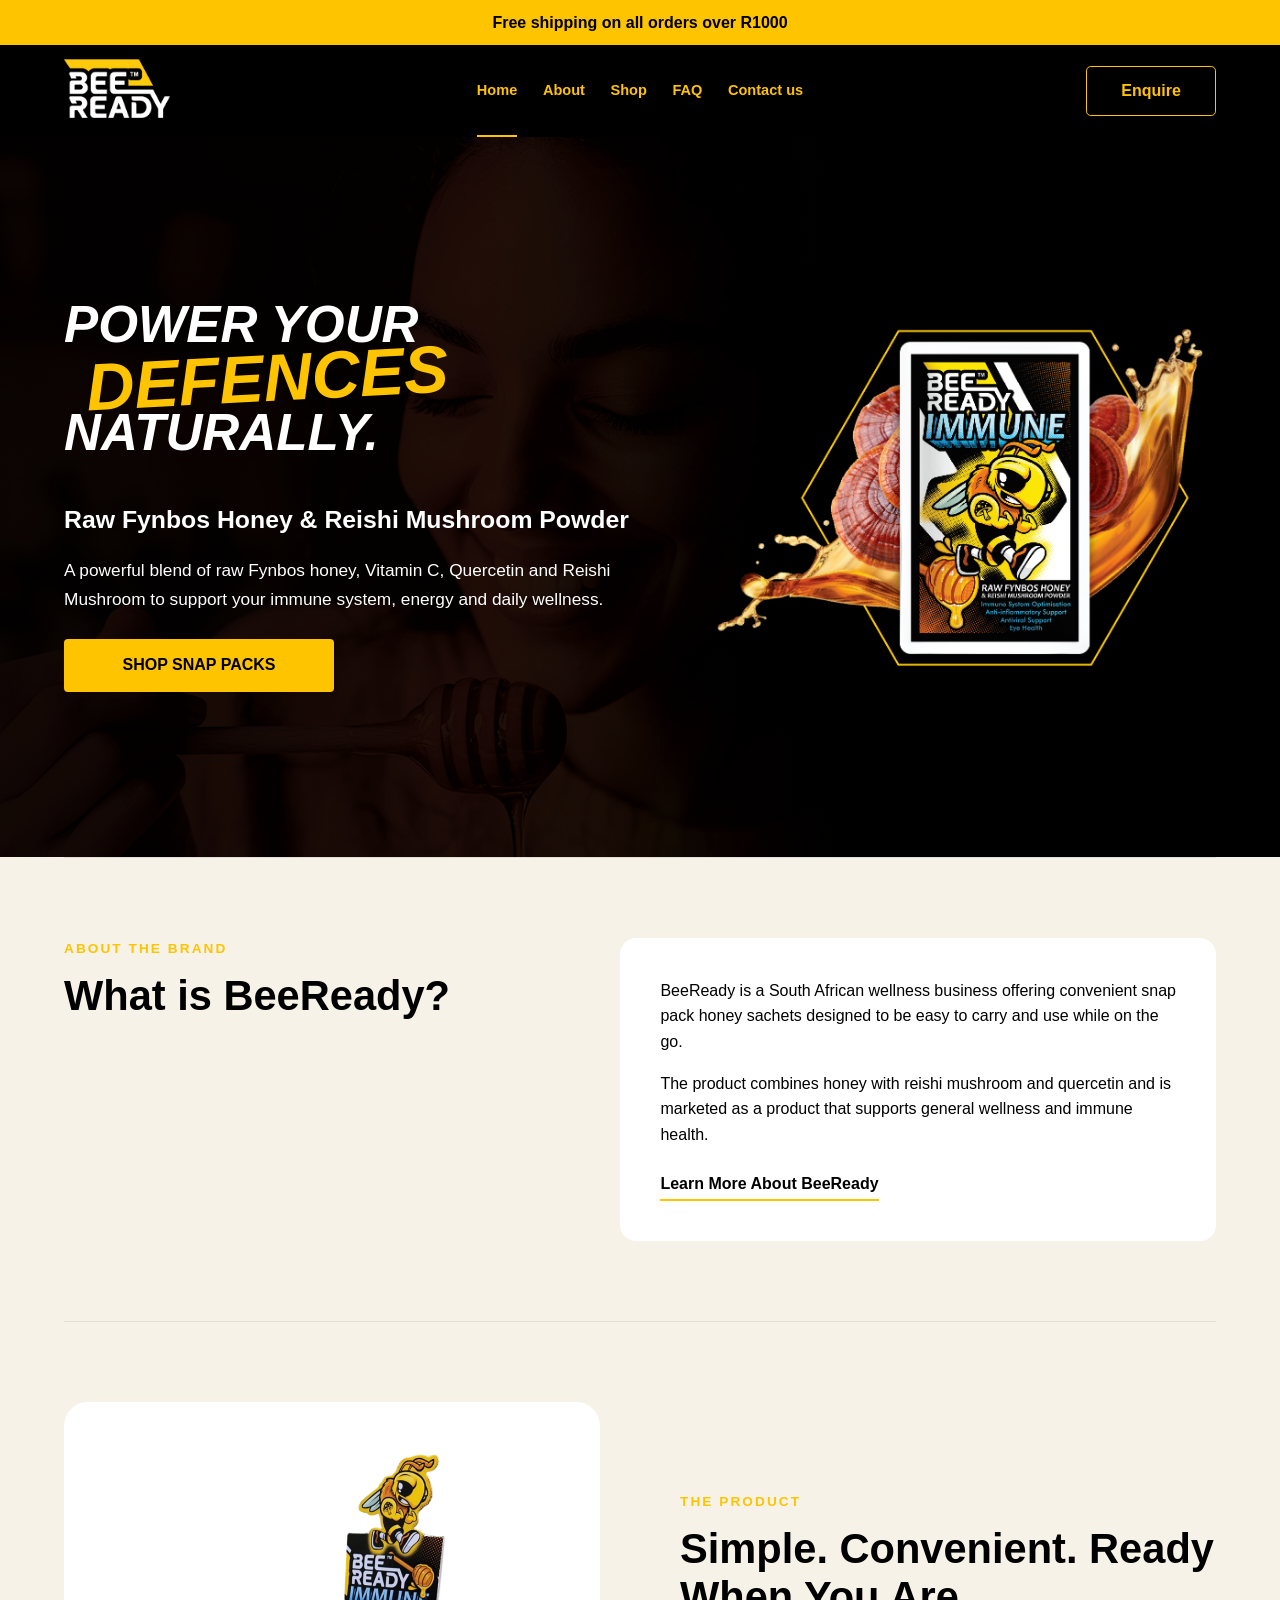
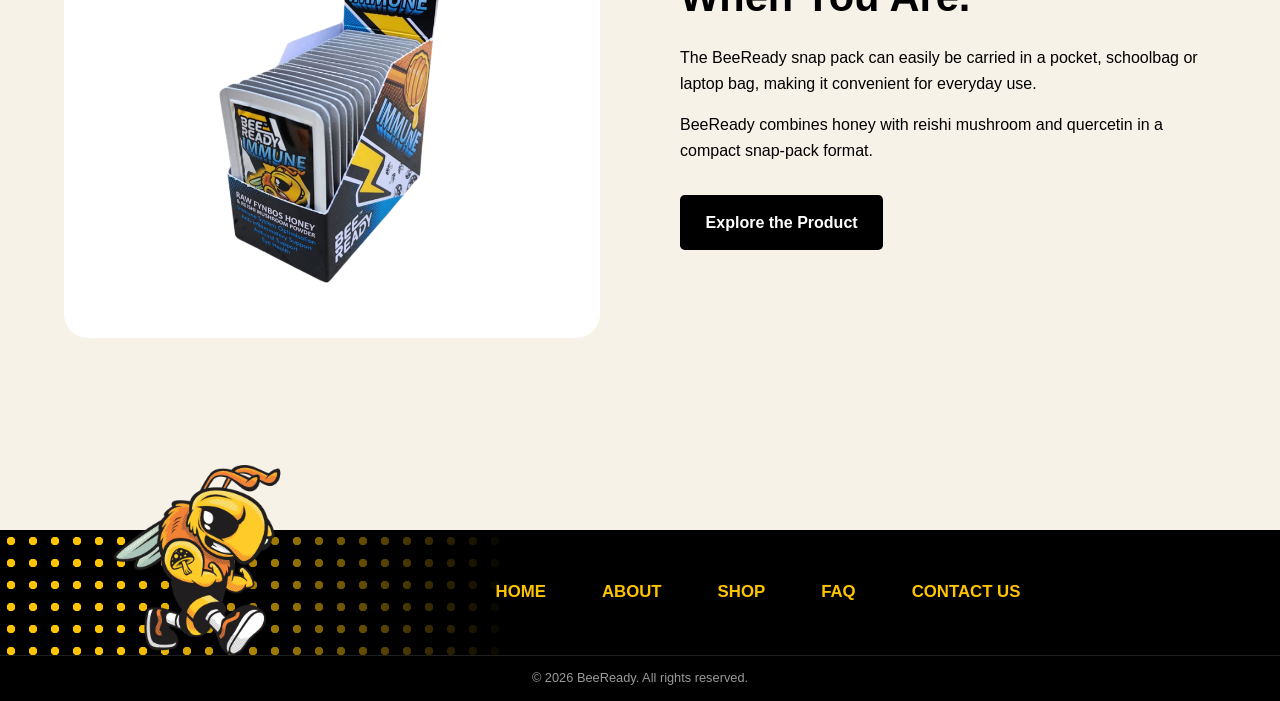
<file: index.html>
<!DOCTYPE html>
<html lang="en">

<head>
    <meta charset="UTF-8">
    <meta
        name="viewport"
        content="width=device-width, initial-scale=1.0">

    <title>BeeReady | Honey Snap Packs &amp; Everyday Wellness</title>

    <!-- Part 3: SEO -->
    <meta
        name="description"
        content="Discover BeeReady South African honey snap packs with reishi mushroom, vitamin C and quercetin. Explore ingredients and enquire about our products.">

    <meta
        name="keywords"
        content="BeeReady honey snap packs, raw fynbos honey, South African wellness">

    <meta
        name="robots"
        content="index, follow, max-image-preview:large">

    <!-- Update the website URL after deployment -->
    <link
        rel="canonical"
        href="https://YOUR-SITE.netlify.app/">

    <!-- Social Media SEO -->
    <meta property="og:type" content="website">
    <meta property="og:site_name" content="BeeReady">

    <meta
        property="og:title"
        content="BeeReady | Honey Snap Packs &amp; Everyday Wellness">

    <meta
        property="og:description"
        content="Discover BeeReady honey snap packs and explore our ingredients, product information and convenient everyday wellness options.">

    <meta
        property="og:url"
        content="https://YOUR-SITE.netlify.app/">

    <meta
        property="og:image"
        content="https://YOUR-SITE.netlify.app/images/products/beeready-product-feature.png">

    <meta
        name="twitter:card"
        content="summary_large_image">

    <!-- Favicon -->
    <link
        rel="icon"
        href="images/logo/beeready-logo.png"
        type="image/png">

    <!-- Stylesheet -->
    <link
        rel="stylesheet"
        href="css/style.css">
</head>

<body>

    <a class="skip-link" href="#main-content">
        Skip to main content
    </a>

    <!-- Announcement Bar -->
    <div class="announcement-bar">
        <p>Free shipping on all orders over R1000</p>
    </div>

    <!-- Header -->
    <header class="site-header">

        <div class="header-container">

            <a
                href="index.html"
                class="header-logo"
                aria-label="BeeReady homepage">

                <img
                    src="images/logo/beeready-logo.png"
                    alt="BeeReady logo">
            </a>

            <!-- Part 3: Interactive Mobile Menu -->
            <button
                class="menu-toggle"
                type="button"
                aria-controls="primary-navigation"
                aria-expanded="false"
                aria-label="Open navigation menu">

                <span
                    class="menu-toggle-lines"
                    aria-hidden="true">
                </span>

                <span class="menu-toggle-label">
                    Menu
                </span>

            </button>

            <nav
                class="main-nav"
                id="primary-navigation"
                aria-label="Main navigation">

                <a href="index.html" class="active">
                    Home
                </a>

                <a href="about.html">
                    About
                </a>

                <a href="products.html">
                    Shop
                </a>

                <a href="faq.html">
                    FAQ
                </a>

                <a href="contact.html">
                    Contact us
                </a>

            </nav>

            <a
                href="enquiry.html"
                class="header-button">
                Enquire
            </a>

        </div>

    </header>

    <!-- Main Content -->
    <main id="main-content" class="home-main">

        <!-- Hero Section -->
        <section class="home-hero">

            <div class="home-hero-overlay"></div>

            <div class="home-hero-container">

                <!-- Hero Text -->
                <div class="home-hero-left">

                    <div class="home-hero-heading">

                        <span>
                            POWER YOUR
                        </span>

                        <strong>
                            DEFENCES
                        </strong>

                        <span>
                            NATURALLY.
                        </span>

                    </div>

                    <div class="home-hero-copy">

                        <h1>
                            Raw Fynbos Honey &amp;
                            Reishi Mushroom Powder
                        </h1>

                        <p>
                            A powerful blend of raw Fynbos honey,
                            Vitamin C, Quercetin and Reishi Mushroom
                            to support your immune system, energy
                            and daily wellness.
                        </p>

                        <a
                            href="products.html"
                            class="home-hero-button">
                            SHOP SNAP PACKS
                        </a>

                    </div>

                </div>

                <!-- Hero Product Image -->
                <div class="home-hero-right">

                    <img
                        src="images/products/beeready-product-feature.png"
                        alt="BeeReady honey snap pack with reishi mushroom and quercetin"
                        fetchpriority="high">

                </div>

            </div>

        </section>

        <!-- About Section -->
        <section class="home-about">

            <div class="home-about-heading">

                <p class="section-label">
                    ABOUT THE BRAND
                </p>

                <h2>
                    What is BeeReady?
                </h2>

            </div>

            <div class="home-about-card">

                <p>
                    BeeReady is a South African wellness business
                    offering convenient snap pack honey sachets
                    designed to be easy to carry and use while
                    on the go.
                </p>

                <p>
                    The product combines honey with reishi mushroom
                    and quercetin and is marketed as a product that
                    supports general wellness and immune health.
                </p>

                <a
                    href="about.html"
                    class="text-link">
                    Learn More About BeeReady
                </a>

            </div>

        </section>

        <!-- Product Section -->
        <section class="home-product">

            <div class="home-product-image">

                <img
                    src="images/products/beeready-product.png"

                    srcset="
                        images/products/beeready-product-small.png 400w,
                        images/products/beeready-product-medium.png 800w,
                        images/products/beeready-product.png 1000w
                    "

                    sizes="
                        (max-width: 480px) 92vw,
                        (max-width: 768px) 90vw,
                        45vw
                    "

                    alt="BeeReady honey snap pack product"
                    loading="lazy"
                    decoding="async">

            </div>

            <div class="home-product-content">

                <p class="section-label">
                    THE PRODUCT
                </p>

                <h2>
                    Simple. Convenient.
                    Ready When You Are.
                </h2>

                <p>
                    The BeeReady snap pack can easily be carried
                    in a pocket, schoolbag or laptop bag, making
                    it convenient for everyday use.
                </p>

                <p>
                    BeeReady combines honey with reishi mushroom
                    and quercetin in a compact snap-pack format.
                </p>

                <a
                    href="products.html"
                    class="dark-button">
                    Explore the Product
                </a>

            </div>

        </section>

    </main>

    <!-- Footer -->
    <footer class="site-footer">

        <div class="footer-main">

            <div class="footer-dots"></div>

            <img
                src="images/general/beeready-mascot.png"
                alt="BeeReady bee mascot"
                class="footer-mascot"
                loading="lazy"
                decoding="async">

            <nav
                class="footer-nav"
                aria-label="Footer navigation">

                <a href="index.html">
                    Home
                </a>

                <a href="about.html">
                    About
                </a>

                <a href="products.html">
                    Shop
                </a>

                <a href="faq.html">
                    FAQ
                </a>

                <a href="contact.html">
                    Contact Us
                </a>

            </nav>

        </div>

        <div class="footer-bottom">

            <p>
                &copy; 2026 BeeReady.
                All rights reserved.
            </p>

        </div>

    </footer>

    <!-- Part 3: JavaScript -->
    <script src="js/script.js" defer></script>

</body>
</html>
</file>
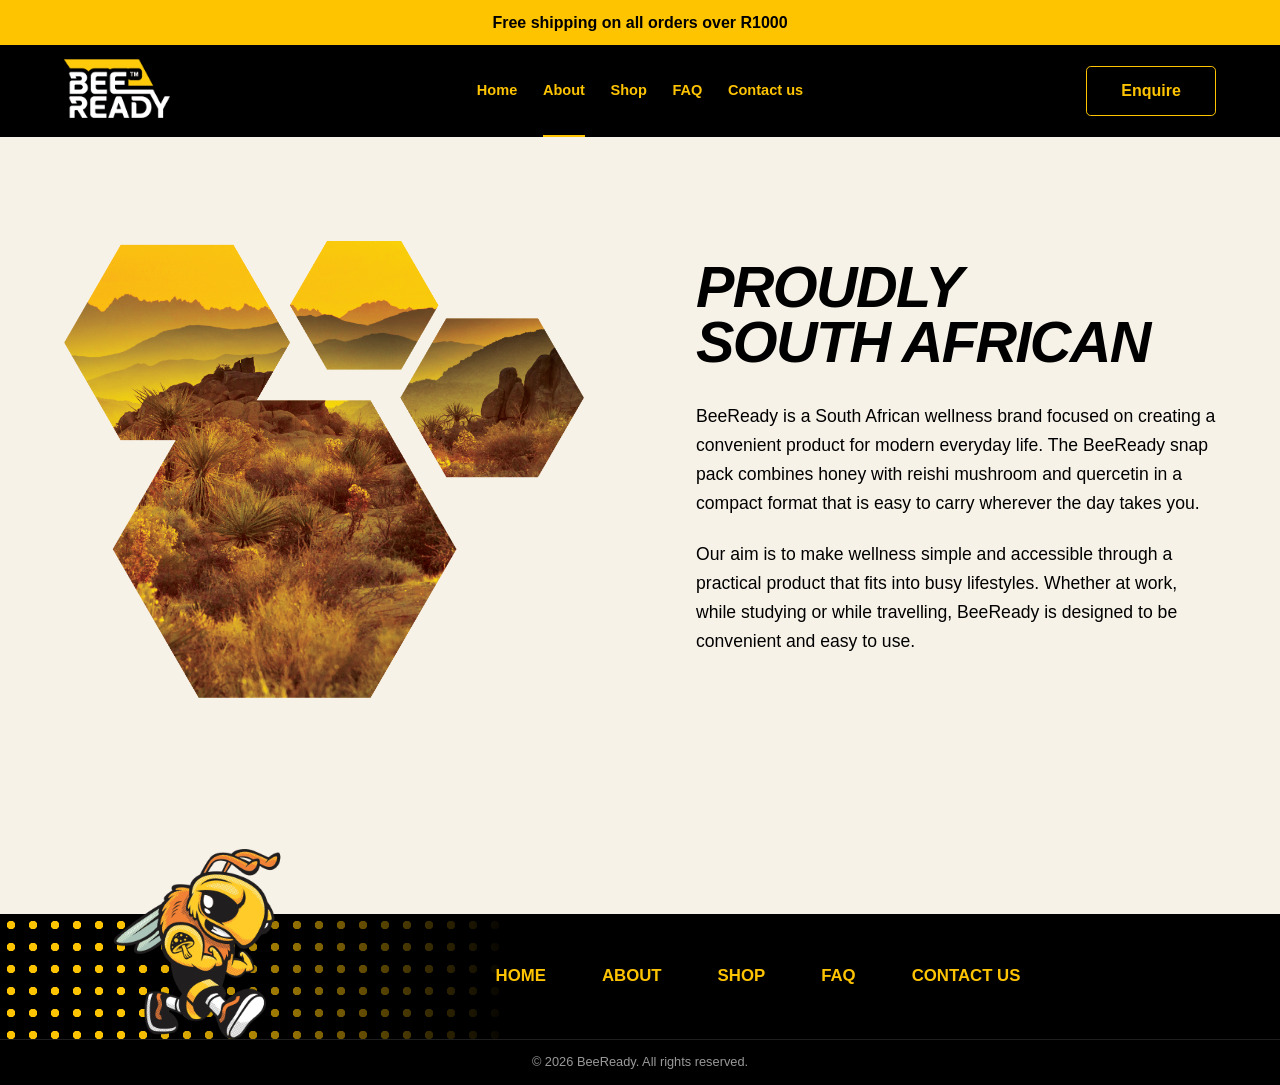
<file: about.html>
<!DOCTYPE html>
<html lang="en">

<head>
    <meta charset="UTF-8">

    <meta
        name="viewport"
        content="width=device-width, initial-scale=1.0">

    <!-- Part 3: Search Engine Optimisation -->

    <title>About BeeReady | South African Honey Wellness Brand</title>

    <meta
        name="description"
        content="Learn about BeeReady, a South African wellness brand offering convenient honey snap packs with reishi mushroom and quercetin for busy lifestyles.">

    <meta
        name="keywords"
        content="BeeReady South Africa, honey snap packs, South African wellness brand, BeeReady about">

    <meta
        name="robots"
        content="index, follow, max-image-preview:large">

    <!-- Replace URL when deployed -->

    <link
        rel="canonical"
        href="https://YOUR-SITE.netlify.app/about.html">

    <!-- Social Media SEO -->

    <meta property="og:type" content="website">

    <meta property="og:site_name" content="BeeReady">

    <meta
        property="og:title"
        content="About BeeReady | South African Wellness Brand">

    <meta
        property="og:description"
        content="Discover the South African brand behind BeeReady honey snap packs and our focus on convenient everyday wellness.">

    <meta
        property="og:url"
        content="https://YOUR-SITE.netlify.app/about.html">

    <meta
        property="og:image"
        content="https://YOUR-SITE.netlify.app/images/products/beeready-product-feature.png">

    <meta
        name="twitter:card"
        content="summary_large_image">

    <!-- Favicon -->

    <link
        rel="icon"
        href="images/logo/beeready-logo.png"
        type="image/png">

    <!-- Main Stylesheet -->

    <link
        rel="stylesheet"
        href="css/style.css">

</head>

<body>

    <!-- Accessibility: Skip Navigation -->

    <a class="skip-link" href="#main-content">
        Skip to main content
    </a>


    <!-- ========================================
         Announcement Bar
    ========================================= -->

    <div class="announcement-bar">

        <p>
            Free shipping on all orders over R1000
        </p>

    </div>


    <!-- ========================================
         Header
    ========================================= -->

    <header class="site-header">

        <div class="header-container">


            <!-- Logo -->

            <a
                href="index.html"
                class="header-logo"
                aria-label="BeeReady homepage">

                <img
                    src="images/logo/beeready-logo.png"
                    alt="BeeReady logo">

            </a>


            <!-- Part 3: Mobile Navigation Toggle -->

            <button
                class="menu-toggle"
                type="button"
                aria-controls="primary-navigation"
                aria-expanded="false"
                aria-label="Open navigation menu">

                <span
                    class="menu-toggle-lines"
                    aria-hidden="true">
                </span>

                <span class="menu-toggle-label">
                    Menu
                </span>

            </button>


            <!-- Main Navigation -->

            <nav
                class="main-nav"
                id="primary-navigation"
                aria-label="Main navigation">

                <a href="index.html">
                    Home
                </a>

                <a
                    href="about.html"
                    class="active"
                    aria-current="page">
                    About
                </a>

                <a href="products.html">
                    Shop
                </a>

                <a href="faq.html">
                    FAQ
                </a>

                <a href="contact.html">
                    Contact us
                </a>

            </nav>


            <!-- Enquiry Button -->

            <a
                href="enquiry.html"
                class="header-button">
                Enquire
            </a>


        </div>

    </header>


    <!-- ========================================
         Main Content
    ========================================= -->

    <main id="main-content" class="about-main">


        <!-- ========================================
             Proudly South African Section
        ========================================= -->

        <section class="about-feature">


            <!-- Left Image -->

            <div class="about-feature-image">

                <img
                    src="images/general/about-south-africa.png"
                    alt="South African landscape displayed within a honeycomb design, representing BeeReady's South African identity"
                    width="1000"
                    height="1000"
                    decoding="async">

            </div>


            <!-- Right Content -->

            <div class="about-feature-content">

                <h1>
                    PROUDLY<br>
                    SOUTH AFRICAN
                </h1>

                <p>
                    BeeReady is a South African wellness brand focused on
                    creating a convenient product for modern everyday life.
                    The BeeReady snap pack combines honey with reishi
                    mushroom and quercetin in a compact format that is easy
                    to carry wherever the day takes you.
                </p>

                <p>
                    Our aim is to make wellness simple and accessible through
                    a practical product that fits into busy lifestyles.
                    Whether at work, while studying or while travelling,
                    BeeReady is designed to be convenient and easy to use.
                </p>

            </div>


        </section>


    </main>


    <!-- ========================================
         Footer
    ========================================= -->

    <footer class="site-footer">

        <div class="footer-main">


            <!-- Decorative Dots -->

            <div class="footer-dots"></div>


            <!-- Bee Mascot -->

            <img
                src="images/general/beeready-mascot.png"
                alt="BeeReady bee mascot"
                class="footer-mascot"
                loading="lazy"
                decoding="async">


            <!-- Footer Navigation -->

            <nav
                class="footer-nav"
                aria-label="Footer navigation">

                <a href="index.html">
                    Home
                </a>

                <a href="about.html">
                    About
                </a>

                <a href="products.html">
                    Shop
                </a>

                <a href="faq.html">
                    FAQ
                </a>

                <a href="contact.html">
                    Contact Us
                </a>

            </nav>


        </div>


        <div class="footer-bottom">

            <p>
                &copy; 2026 BeeReady. All rights reserved.
            </p>

        </div>

    </footer>


    <!-- ========================================
         Part 3: JavaScript
    ========================================= -->

    <script
        src="js/script.js"
        defer>
    </script>

</body>

</html>
</file>
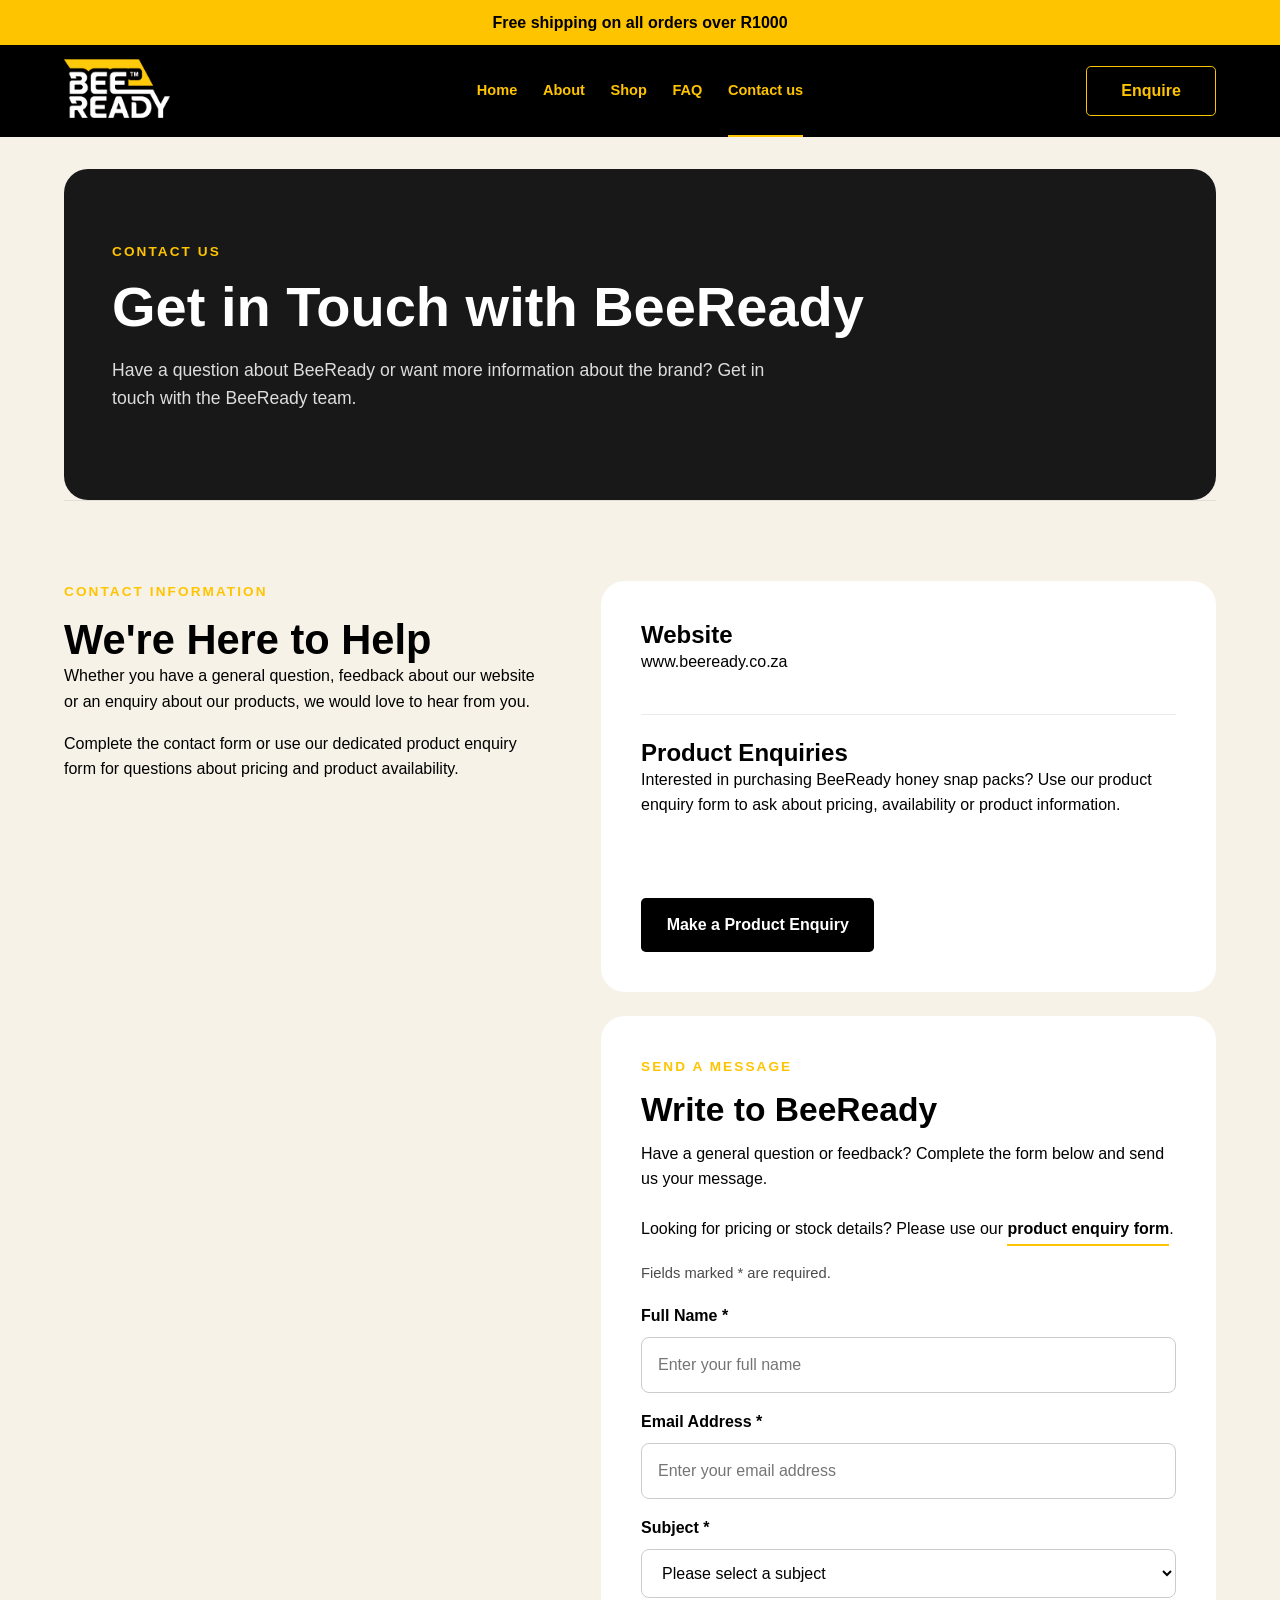
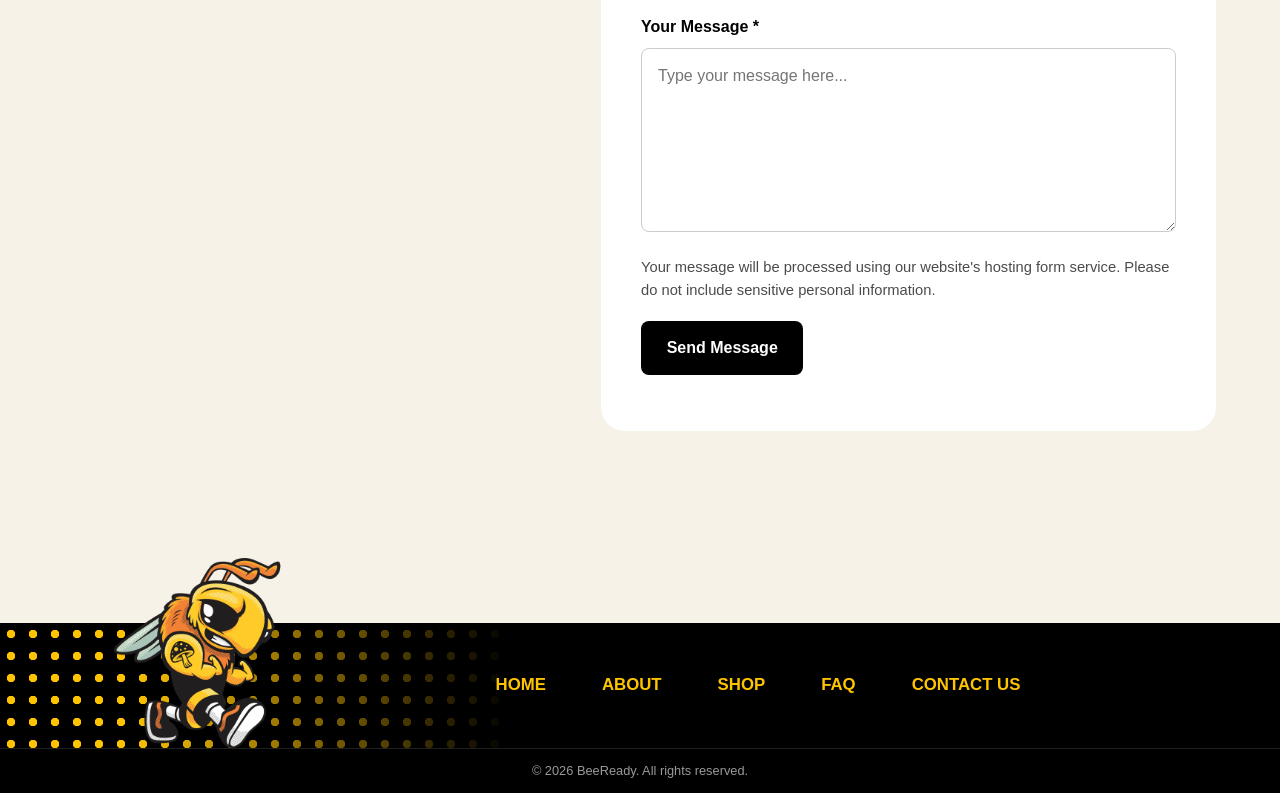
<file: contact.html>
<!DOCTYPE html>
<html lang="en">

<head>
    <meta charset="UTF-8">

    <meta
        name="viewport"
        content="width=device-width, initial-scale=1.0">

    <!-- ========================================
         PART 3: SEARCH ENGINE OPTIMISATION
    ========================================= -->

    <title>
        Contact BeeReady | General Questions &amp; Feedback
    </title>

    <meta
        name="description"
        content="Get in touch with BeeReady South Africa. Send general questions, website feedback or messages using our contact form, or enquire about our honey snap packs.">

    <meta
        name="keywords"
        content="contact BeeReady, BeeReady South Africa, BeeReady contact form, BeeReady customer enquiries">

    <meta
        name="robots"
        content="index, follow, max-image-preview:large">

    <!-- Replace URL after deployment -->

    <link
        rel="canonical"
        href="https://YOUR-SITE.netlify.app/contact.html">

    <!-- Social Media SEO -->

    <meta
        property="og:type"
        content="website">

    <meta
        property="og:site_name"
        content="BeeReady">

    <meta
        property="og:title"
        content="Contact BeeReady | Send Us a Message">

    <meta
        property="og:description"
        content="Have a question about BeeReady? Contact our team using the general contact form or make a product enquiry.">

    <meta
        property="og:url"
        content="https://YOUR-SITE.netlify.app/contact.html">

    <meta
        property="og:image"
        content="https://YOUR-SITE.netlify.app/images/products/beeready-product-feature.png">

    <meta
        name="twitter:card"
        content="summary_large_image">

    <!-- Favicon -->

    <link
        rel="icon"
        href="images/logo/beeready-logo.png"
        type="image/png">

    <!-- Main CSS -->

    <link
        rel="stylesheet"
        href="css/style.css">

</head>

<body>

    <!-- ========================================
         Accessibility: Skip Navigation
    ========================================= -->

    <a
        class="skip-link"
        href="#main-content">

        Skip to main content

    </a>


    <!-- ========================================
         Announcement Bar
    ========================================= -->

    <div class="announcement-bar">

        <p>
            Free shipping on all orders over R1000
        </p>

    </div>


    <!-- ========================================
         Website Header
    ========================================= -->

    <header class="site-header">

        <div class="header-container">


            <!-- BeeReady Logo -->

            <a
                href="index.html"
                class="header-logo"
                aria-label="BeeReady homepage">

                <img
                    src="images/logo/beeready-logo.png"
                    alt="BeeReady logo">

            </a>


            <!-- ========================================
                 PART 3: MOBILE NAVIGATION BUTTON
            ========================================= -->

            <button
                class="menu-toggle"
                type="button"
                aria-controls="primary-navigation"
                aria-expanded="false"
                aria-label="Open navigation menu">

                <span
                    class="menu-toggle-lines"
                    aria-hidden="true">
                </span>

                <span class="menu-toggle-label">
                    Menu
                </span>

            </button>


            <!-- Main Navigation -->

            <nav
                class="main-nav"
                id="primary-navigation"
                aria-label="Main navigation">

                <a href="index.html">
                    Home
                </a>

                <a href="about.html">
                    About
                </a>

                <a href="products.html">
                    Shop
                </a>

                <a href="faq.html">
                    FAQ
                </a>

                <a
                    href="contact.html"
                    class="active"
                    aria-current="page">

                    Contact us

                </a>

            </nav>


            <!-- Enquiry Header Button -->

            <a
                href="enquiry.html"
                class="header-button">

                Enquire

            </a>

        </div>

    </header>


    <!-- ========================================
         MAIN CONTENT
    ========================================= -->

    <main id="main-content">


        <!-- ========================================
             CONTACT HERO SECTION
        ========================================= -->

        <section class="page-hero">

            <p class="section-label">
                CONTACT US
            </p>

            <h1>
                Get in Touch with BeeReady
            </h1>

            <p>
                Have a question about BeeReady or
                want more information about the brand?
                Get in touch with the BeeReady team.
            </p>

        </section>


        <!-- ========================================
             CONTACT LAYOUT
        ========================================= -->

        <section class="contact-layout">


            <!-- LEFT SIDE: CONTACT INTRO -->

            <div class="contact-intro">

                <p class="section-label">
                    CONTACT INFORMATION
                </p>

                <h2>
                    We're Here to Help
                </h2>

                <p>
                    Whether you have a general question,
                    feedback about our website or an
                    enquiry about our products, we
                    would love to hear from you.
                </p>

                <p>
                    Complete the contact form or use
                    our dedicated product enquiry form
                    for questions about pricing and
                    product availability.
                </p>

            </div>


            <!-- ========================================
                 RIGHT SIDE: CONTACT DETAILS AND FORM
            ========================================= -->

            <div class="contact-side">


                <!-- Existing Contact Information -->

                <div class="contact-card">


                    <!-- Website -->

                    <div class="contact-item">

                        <h3>
                            Website
                        </h3>

                        <p>
                            <a
                                href="https://beeready.co.za/"
                                target="_blank"
                                rel="noopener noreferrer">

                                www.beeready.co.za

                            </a>
                        </p>

                    </div>


                    <!-- Product Enquiries -->

                    <div class="contact-item">

                        <h3>
                            Product Enquiries
                        </h3>

                        <p>
                            Interested in purchasing
                            BeeReady honey snap packs?
                            Use our product enquiry form
                            to ask about pricing, availability
                            or product information.
                        </p>

                    </div>


                    <!-- Enquiry Button -->

                    <a
                        href="enquiry.html"
                        class="primary-button">

                        Make a Product Enquiry

                    </a>

                </div>


                <!-- ========================================
                     PART 3: GENERAL CONTACT FORM
                ========================================= -->

                <div class="form-card contact-form-card">


                    <!-- Form Heading -->

                    <p class="section-label">
                        SEND A MESSAGE
                    </p>

                    <h2>
                        Write to BeeReady
                    </h2>

                    <p>
                        Have a general question or feedback?
                        Complete the form below and send us
                        your message.
                    </p>

                    <p>
                        Looking for pricing or stock details?
                        Please use our
                        <a
                            href="enquiry.html"
                            class="text-link">

                            product enquiry form

                        </a>.
                    </p>


                    <!-- ========================================
                         FUNCTIONAL CONTACT FORM

                         Form name: general-contact

                         Netlify-compatible submission.
                         AJAX will be added in script.js.
                    ========================================= -->

                    <form
                        id="general-contact-form"
                        name="general-contact"
                        action="/"
                        method="POST"
                        data-netlify="true"
                        netlify-honeypot="bot-field"
                        data-ajax-form>


                        <!-- Form Identifier -->

                        <input
                            type="hidden"
                            name="form-name"
                            value="general-contact">


                        <!-- ========================================
                             SPAM PROTECTION

                             The hidden field helps
                             identify automated spam.
                        ========================================= -->

                        <p class="honeypot">

                            <label>
                                Leave this field empty

                                <input
                                    type="text"
                                    name="bot-field"
                                    tabindex="-1"
                                    autocomplete="off">

                            </label>

                        </p>


                        <!-- Form Instructions -->

                        <p class="form-instructions">
                            Fields marked * are required.
                        </p>


                        <!-- ========================================
                             FIELD 1: FULL NAME
                        ========================================= -->

                        <div class="form-group">

                            <label for="contact-name">
                                Full Name *
                            </label>

                            <input
                                type="text"
                                id="contact-name"
                                name="name"
                                placeholder="Enter your full name"
                                autocomplete="name"
                                minlength="2"
                                maxlength="80"
                                required>

                            <small
                                class="field-error"
                                id="contact-name-error"
                                aria-live="polite">
                            </small>

                        </div>


                        <!-- ========================================
                             FIELD 2: EMAIL ADDRESS
                        ========================================= -->

                        <div class="form-group">

                            <label for="contact-email">
                                Email Address *
                            </label>

                            <input
                                type="email"
                                id="contact-email"
                                name="email"
                                placeholder="Enter your email address"
                                autocomplete="email"
                                maxlength="150"
                                required>

                            <small
                                class="field-error"
                                id="contact-email-error"
                                aria-live="polite">
                            </small>

                        </div>


                        <!-- ========================================
                             FIELD 3: SUBJECT
                        ========================================= -->

                        <div class="form-group">

                            <label for="contact-topic">
                                Subject *
                            </label>

                            <select
                                id="contact-topic"
                                name="subject"
                                required>

                                <option value="">
                                    Please select a subject
                                </option>

                                <option value="general">
                                    General Question
                                </option>

                                <option value="feedback">
                                    Feedback
                                </option>

                                <option value="website">
                                    Website Enquiry
                                </option>

                                <option value="other">
                                    Other
                                </option>

                            </select>

                            <small
                                class="field-error"
                                id="contact-topic-error"
                                aria-live="polite">
                            </small>

                        </div>


                        <!-- ========================================
                             FIELD 4: MESSAGE
                        ========================================= -->

                        <div class="form-group">

                            <label for="contact-message">
                                Your Message *
                            </label>

                            <textarea
                                id="contact-message"
                                name="message"
                                rows="6"
                                minlength="10"
                                maxlength="2000"
                                placeholder="Type your message here..."
                                required></textarea>

                            <small
                                class="field-error"
                                id="contact-message-error"
                                aria-live="polite">
                            </small>

                        </div>


                        <!-- ========================================
                             PRIVACY INFORMATION
                        ========================================= -->

                        <p class="form-privacy">
                            Your message will be processed
                            using our website's hosting form
                            service. Please do not include
                            sensitive personal information.
                        </p>


                        <!-- ========================================
                             SUBMIT BUTTON
                        ========================================= -->

                        <button
                            type="submit"
                            class="form-submit">

                            Send Message

                        </button>


                        <!-- ========================================
                             OPTIONAL EMAIL DRAFT BUTTON

                             This stays hidden until a
                             verified recipient is added
                             to JavaScript.
                        ========================================= -->

                        <button
                            type="button"
                            class="form-secondary"
                            data-email-draft
                            hidden>

                            Open Email Draft

                        </button>


                        <!-- ========================================
                             PART 3: FORM FEEDBACK

                             JavaScript will display:

                             - Validation errors
                             - Submission progress
                             - Success message
                             - Failure message
                        ========================================= -->

                        <div
                            class="form-status"
                            role="status"
                            aria-live="polite"
                            tabindex="-1">
                        </div>


                    </form>

                </div>

            </div>

        </section>

    </main>


    <!-- ========================================
         FOOTER
    ========================================= -->

    <footer class="site-footer">


        <div class="footer-main">


            <!-- Decorative Yellow Dots -->

            <div class="footer-dots"></div>


            <!-- BeeReady Mascot -->

            <img
                src="images/general/beeready-mascot.png"
                alt="BeeReady bee mascot"
                class="footer-mascot"
                loading="lazy"
                decoding="async">


            <!-- Footer Navigation -->

            <nav
                class="footer-nav"
                aria-label="Footer navigation">

                <a href="index.html">
                    Home
                </a>

                <a href="about.html">
                    About
                </a>

                <a href="products.html">
                    Shop
                </a>

                <a href="faq.html">
                    FAQ
                </a>

                <a href="contact.html">
                    Contact Us
                </a>

            </nav>

        </div>


        <!-- Copyright -->

        <div class="footer-bottom">

            <p>
                &copy; 2026 BeeReady.
                All rights reserved.
            </p>

        </div>

    </footer>


    <!-- ========================================
         PART 3: JAVASCRIPT
    ========================================= -->

    <script
        src="js/script.js"
        defer>
    </script>

</body>

</html>
</file>
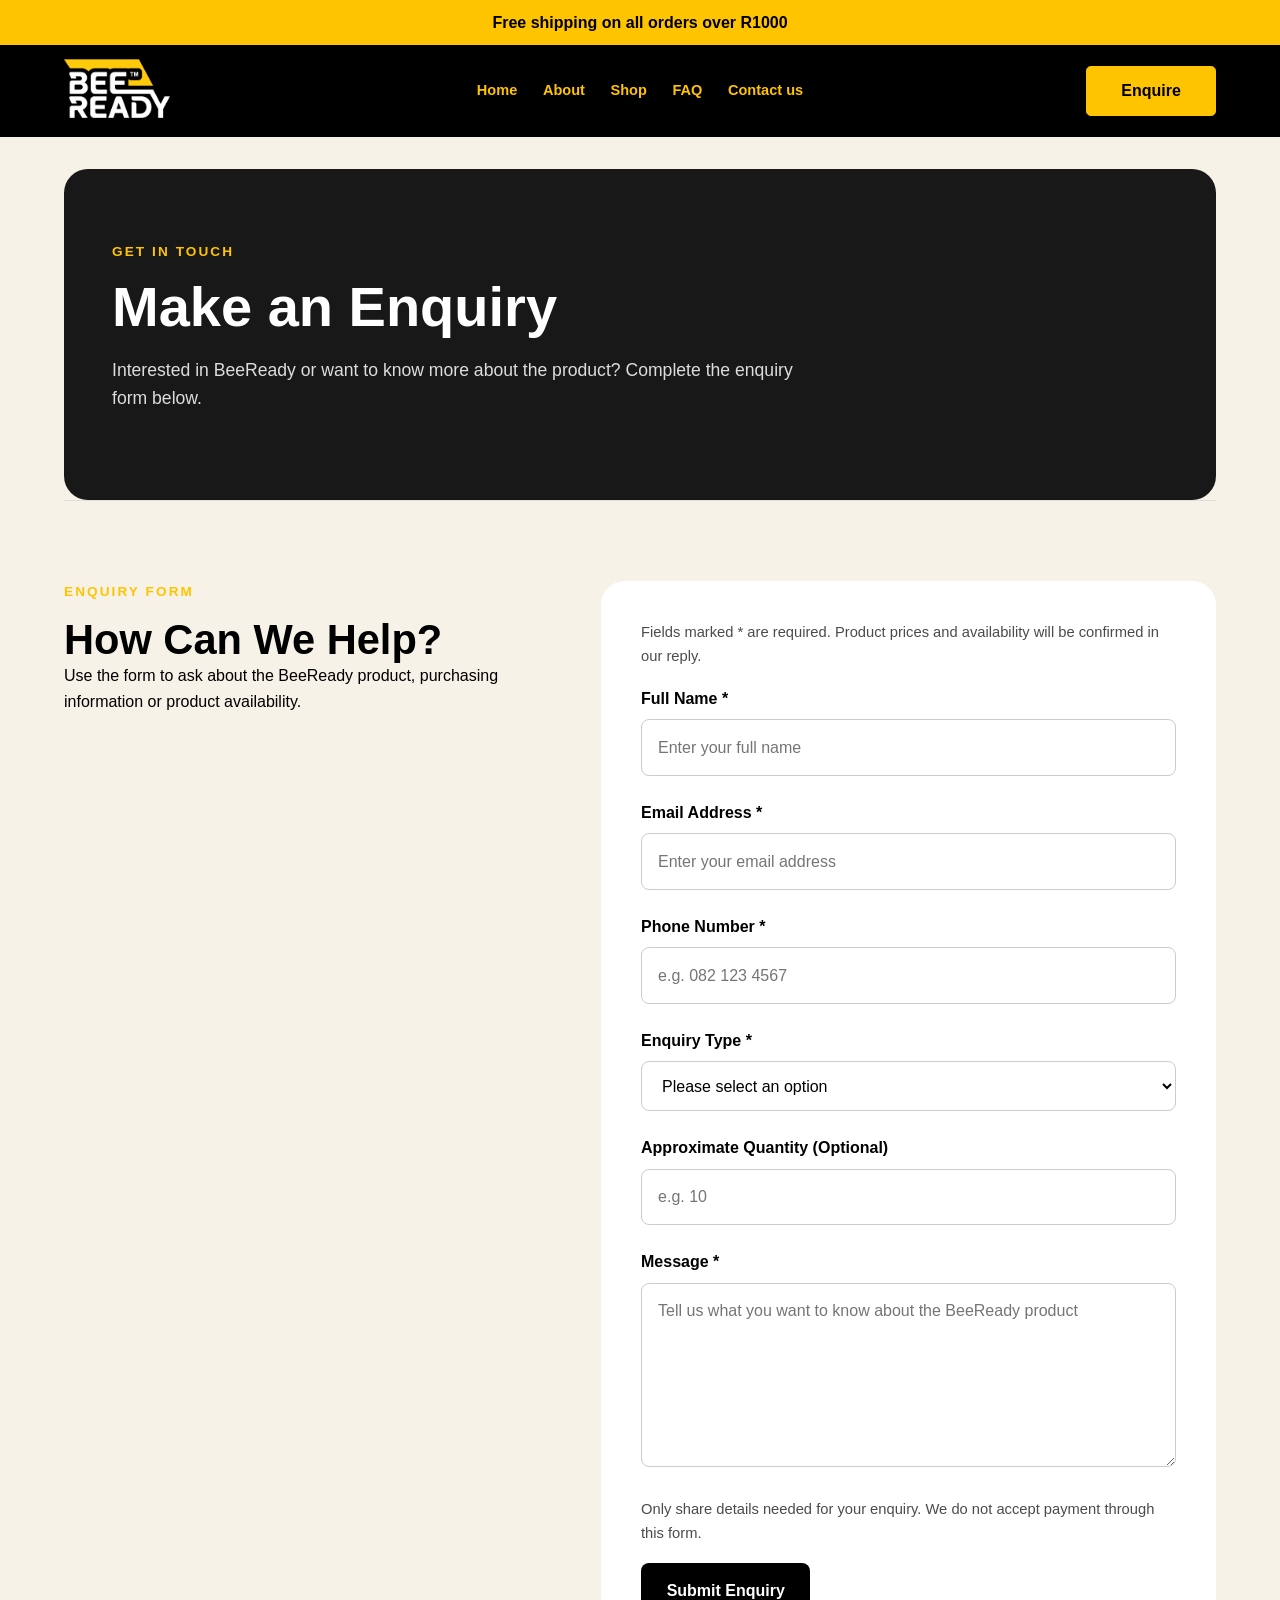
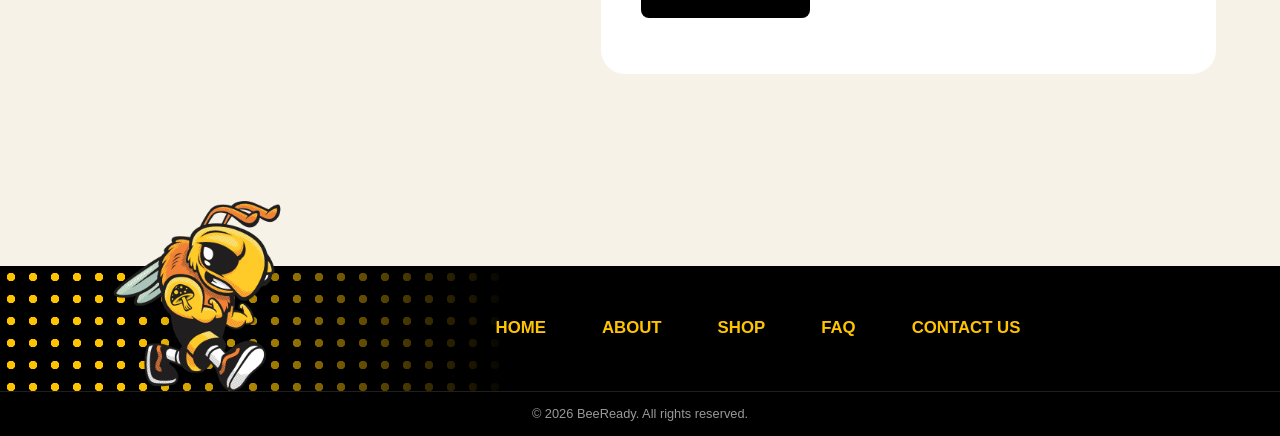
<file: enquiry.html>
<!DOCTYPE html>
<html lang="en">

<head>
    <meta charset="UTF-8">

    <meta
        name="viewport"
        content="width=device-width, initial-scale=1.0">

    <!-- ========================================
         PART 3: SEO
    ========================================= -->

    <title>
        BeeReady Enquiry | Product Pricing &amp; Availability
    </title>

    <meta
        name="description"
        content="Ask BeeReady about honey snap pack products, pricing, stock availability or purchasing information using our online enquiry form.">

    <meta
        name="keywords"
        content="BeeReady enquiry, honey snap packs availability, product pricing">

    <meta
        name="robots"
        content="index, follow, max-image-preview:large">

    <!-- Replace URL after deployment -->

    <link
        rel="canonical"
        href="https://YOUR-SITE.netlify.app/enquiry.html">

    <!-- Social Media SEO -->

    <meta property="og:type" content="website">

    <meta property="og:site_name" content="BeeReady">

    <meta
        property="og:title"
        content="BeeReady Enquiry | Product Pricing &amp; Availability">

    <meta
        property="og:description"
        content="Ask BeeReady about product pricing, availability and purchasing information.">

    <meta
        property="og:url"
        content="https://YOUR-SITE.netlify.app/enquiry.html">

    <meta
        property="og:image"
        content="https://YOUR-SITE.netlify.app/images/products/beeready-product-feature.png">

    <meta
        name="twitter:card"
        content="summary_large_image">

    <!-- Favicon -->

    <link
        rel="icon"
        href="images/logo/beeready-logo.png"
        type="image/png">

    <!-- Main Stylesheet -->

    <link
        rel="stylesheet"
        href="css/style.css">

</head>

<body>

    <!-- ========================================
         Accessibility
    ========================================= -->

    <a class="skip-link" href="#main-content">
        Skip to main content
    </a>


    <!-- ========================================
         Announcement Bar
    ========================================= -->

    <div class="announcement-bar">

        <p>
            Free shipping on all orders over R1000
        </p>

    </div>


    <!-- ========================================
         Header
    ========================================= -->

    <header class="site-header">

        <div class="header-container">

            <!-- BeeReady Logo -->

            <a
                href="index.html"
                class="header-logo"
                aria-label="BeeReady homepage">

                <img
                    src="images/logo/beeready-logo.png"
                    alt="BeeReady logo">

            </a>


            <!-- Part 3: Mobile Menu -->

            <button
                class="menu-toggle"
                type="button"
                aria-controls="primary-navigation"
                aria-expanded="false"
                aria-label="Open navigation menu">

                <span
                    class="menu-toggle-lines"
                    aria-hidden="true">
                </span>

                <span class="menu-toggle-label">
                    Menu
                </span>

            </button>


            <!-- Main Navigation -->

            <nav
                class="main-nav"
                id="primary-navigation"
                aria-label="Main navigation">

                <a href="index.html">
                    Home
                </a>

                <a href="about.html">
                    About
                </a>

                <a href="products.html">
                    Shop
                </a>

                <a href="faq.html">
                    FAQ
                </a>

                <a href="contact.html">
                    Contact us
                </a>

            </nav>


            <!-- Active Enquiry Button -->

            <a
                href="enquiry.html"
                class="header-button header-button-active"
                aria-current="page">

                Enquire

            </a>

        </div>

    </header>


    <!-- ========================================
         Main Content
    ========================================= -->

    <main id="main-content">


        <!-- ========================================
             Enquiry Hero
        ========================================= -->

        <section class="page-hero">

            <p class="section-label">
                GET IN TOUCH
            </p>

            <h1>
                Make an Enquiry
            </h1>

            <p>
                Interested in BeeReady or want to know
                more about the product? Complete the
                enquiry form below.
            </p>

        </section>


        <!-- ========================================
             Enquiry Form Section
        ========================================= -->

        <section class="enquiry-layout">


            <!-- Left Side: Introduction -->

            <div class="enquiry-intro">

                <p class="section-label">
                    ENQUIRY FORM
                </p>

                <h2>
                    How Can We Help?
                </h2>

                <p>
                    Use the form to ask about the BeeReady
                    product, purchasing information or
                    product availability.
                </p>

            </div>


            <!-- Right Side: Form -->

            <div class="form-card">


                <!-- ========================================
                     PART 3: FUNCTIONAL FORM

                     Netlify-compatible form setup.
                     JavaScript AJAX added in script.js.
                ========================================= -->

                <form
                    id="product-enquiry-form"
                    name="product-enquiry"
                    action="/"
                    method="POST"
                    data-netlify="true"
                    netlify-honeypot="bot-field"
                    data-ajax-form>


                    <!-- Form identification -->

                    <input
                        type="hidden"
                        name="form-name"
                        value="product-enquiry">


                    <!-- Spam Prevention -->

                    <p class="honeypot">

                        <label>
                            Leave this field empty

                            <input
                                type="text"
                                name="bot-field"
                                tabindex="-1"
                                autocomplete="off">

                        </label>

                    </p>


                    <p class="form-instructions">
                        Fields marked * are required.
                        Product prices and availability
                        will be confirmed in our reply.
                    </p>


                    <!-- ========================================
                         FIELD 1: FULL NAME
                    ========================================= -->

                    <div class="form-group">

                        <label for="name">
                            Full Name *
                        </label>

                        <input
                            type="text"
                            id="name"
                            name="name"
                            placeholder="Enter your full name"
                            autocomplete="name"
                            minlength="2"
                            maxlength="80"
                            required>

                        <small
                            class="field-error"
                            id="name-error"
                            aria-live="polite">
                        </small>

                    </div>


                    <!-- ========================================
                         FIELD 2: EMAIL ADDRESS
                    ========================================= -->

                    <div class="form-group">

                        <label for="email">
                            Email Address *
                        </label>

                        <input
                            type="email"
                            id="email"
                            name="email"
                            placeholder="Enter your email address"
                            autocomplete="email"
                            maxlength="150"
                            required>

                        <small
                            class="field-error"
                            id="email-error"
                            aria-live="polite">
                        </small>

                    </div>


                    <!-- ========================================
                         FIELD 3: PHONE NUMBER
                    ========================================= -->

                    <div class="form-group">

                        <label for="phone">
                            Phone Number *
                        </label>

                        <input
                            type="tel"
                            id="phone"
                            name="phone"
                            placeholder="e.g. 082 123 4567"
                            autocomplete="tel"
                            inputmode="tel"
                            pattern="[+0-9() .-]{7,20}"
                            title="Enter a valid phone number using 7 to 20 characters"
                            required>

                        <small
                            class="field-error"
                            id="phone-error"
                            aria-live="polite">
                        </small>

                    </div>


                    <!-- ========================================
                         FIELD 4: ENQUIRY TYPE
                    ========================================= -->

                    <div class="form-group">

                        <label for="enquiry-type">
                            Enquiry Type *
                        </label>

                        <select
                            id="enquiry-type"
                            name="enquiry-type"
                            required>

                            <option value="">
                                Please select an option
                            </option>

                            <option value="product">
                                Product Information
                            </option>

                            <option value="purchase">
                                Pricing and Availability
                            </option>

                            <option value="stockist">
                                Wholesale / Stockist Enquiry
                            </option>

                            <option value="general">
                                General Enquiry
                            </option>

                        </select>

                        <small
                            class="field-error"
                            id="enquiry-type-error"
                            aria-live="polite">
                        </small>

                    </div>


                    <!-- ========================================
                         FIELD 5: QUANTITY (OPTIONAL)
                    ========================================= -->

                    <div class="form-group">

                        <label for="quantity">
                            Approximate Quantity (Optional)
                        </label>

                        <input
                            type="number"
                            id="quantity"
                            name="quantity"
                            min="1"
                            max="100000"
                            step="1"
                            placeholder="e.g. 10">

                        <small
                            class="field-error"
                            id="quantity-error"
                            aria-live="polite">
                        </small>

                    </div>


                    <!-- ========================================
                         FIELD 6: MESSAGE
                    ========================================= -->

                    <div class="form-group">

                        <label for="message">
                            Message *
                        </label>

                        <textarea
                            id="message"
                            name="message"
                            rows="6"
                            minlength="10"
                            maxlength="2000"
                            placeholder="Tell us what you want to know about the BeeReady product"
                            required></textarea>

                        <small
                            class="field-error"
                            id="message-error"
                            aria-live="polite">
                        </small>

                    </div>


                    <!-- Privacy Notice -->

                    <p class="form-privacy">
                        Only share details needed for your
                        enquiry. We do not accept payment
                        through this form.
                    </p>


                    <!-- ========================================
                         SUBMIT BUTTON
                    ========================================= -->

                    <button
                        type="submit"
                        class="form-submit">

                        Submit Enquiry

                    </button>


                    <!-- ========================================
                         PART 3: STATUS MESSAGE

                         JavaScript will display:
                         - Validation errors
                         - Sending status
                         - Successful submission
                         - Submission failures
                    ========================================= -->

                    <div
                        class="form-status"
                        role="status"
                        aria-live="polite"
                        tabindex="-1">
                    </div>


                </form>

            </div>

        </section>

    </main>


    <!-- ========================================
         Footer
    ========================================= -->

    <footer class="site-footer">

        <div class="footer-main">


            <!-- Decorative Pattern -->

            <div class="footer-dots"></div>


            <!-- BeeReady Mascot -->

            <img
                src="images/general/beeready-mascot.png"
                alt="BeeReady bee mascot"
                class="footer-mascot"
                loading="lazy"
                decoding="async">


            <!-- Footer Navigation -->

            <nav
                class="footer-nav"
                aria-label="Footer navigation">

                <a href="index.html">
                    Home
                </a>

                <a href="about.html">
                    About
                </a>

                <a href="products.html">
                    Shop
                </a>

                <a href="faq.html">
                    FAQ
                </a>

                <a href="contact.html">
                    Contact Us
                </a>

            </nav>

        </div>


        <div class="footer-bottom">

            <p>
                &copy; 2026 BeeReady.
                All rights reserved.
            </p>

        </div>

    </footer>


    <!-- ========================================
         PART 3: JAVASCRIPT
    ========================================= -->

    <script
        src="js/script.js"
        defer>
    </script>

</body>

</html>
</file>
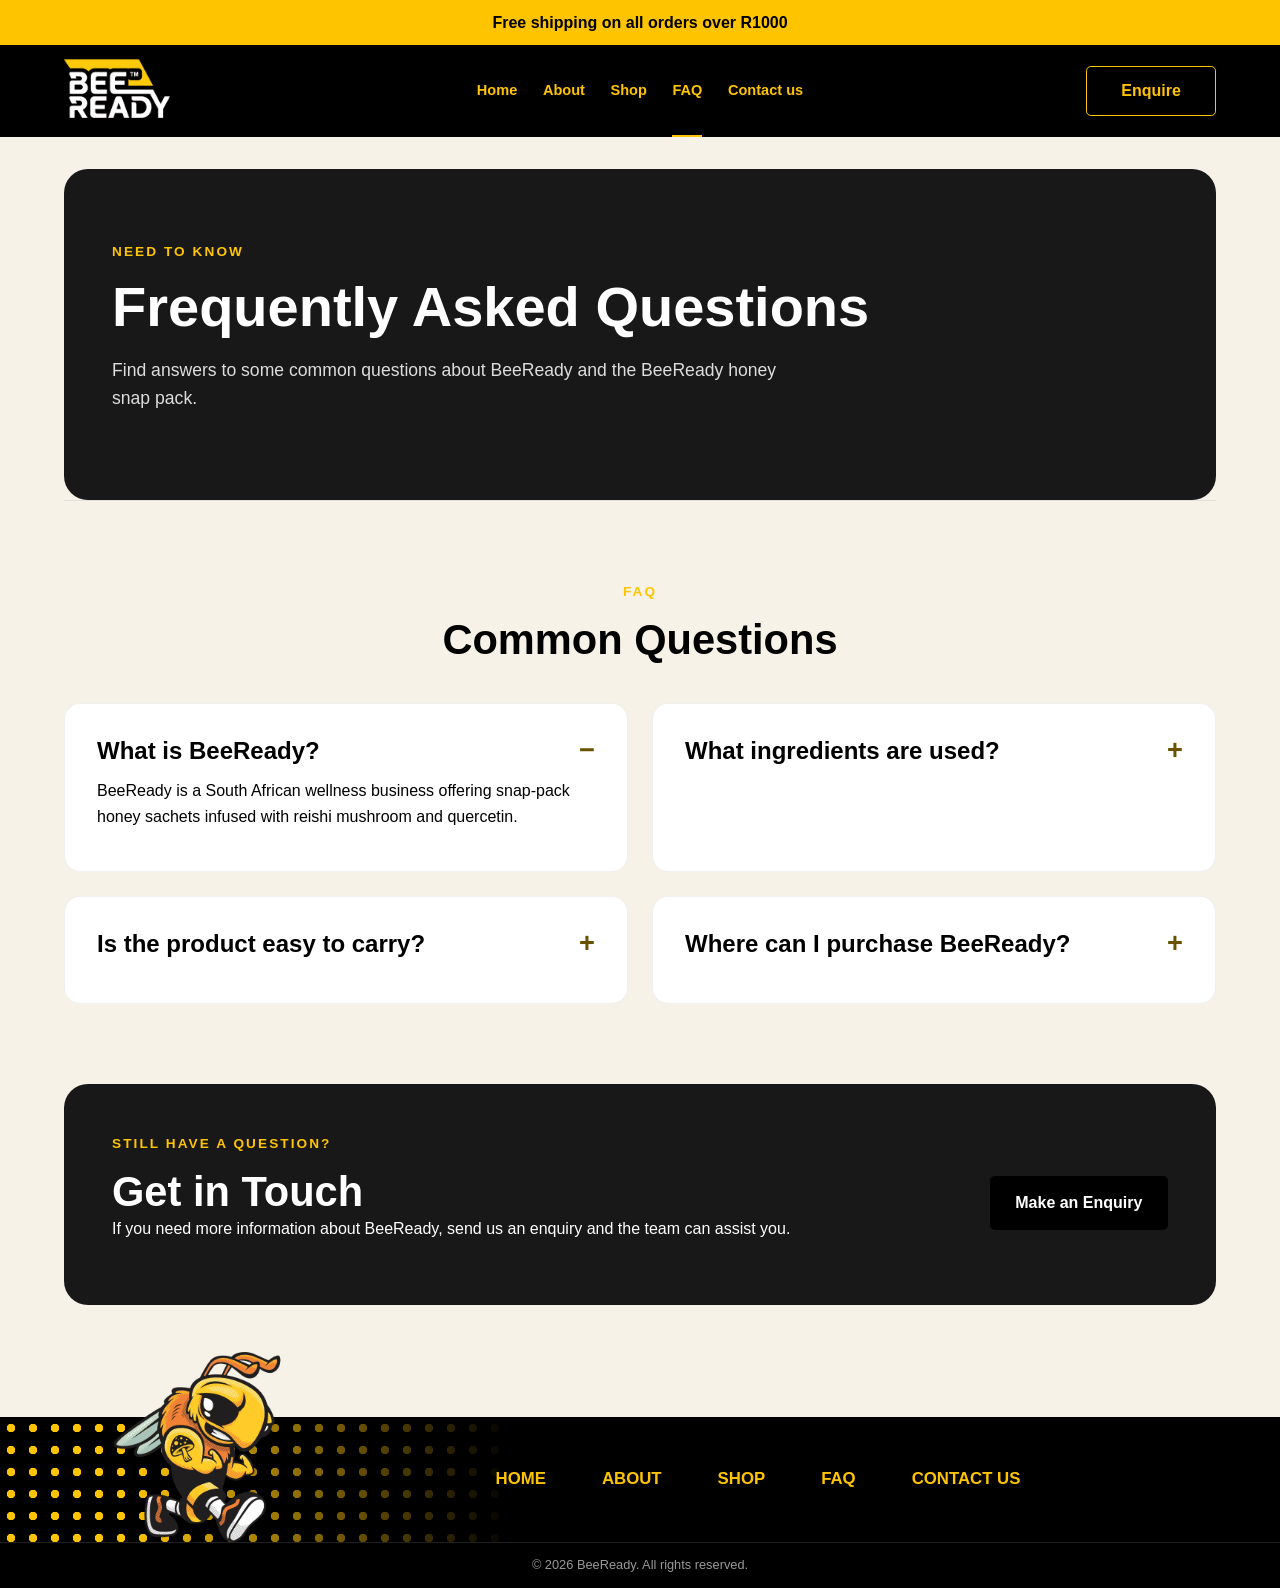
<file: faq.html>
<!DOCTYPE html>
<html lang="en">

<head>
    <meta charset="UTF-8">

    <meta
        name="viewport"
        content="width=device-width, initial-scale=1.0">

    <!-- ========================================
         PART 3: SEARCH ENGINE OPTIMISATION
    ========================================= -->

    <title>
        BeeReady FAQ | Honey Snap Pack Questions Answered
    </title>

    <meta
        name="description"
        content="Find answers to common questions about BeeReady, our honey snap packs, product ingredients and how to enquire about purchasing.">

    <meta
        name="keywords"
        content="BeeReady FAQ, honey snap packs, BeeReady ingredients, South African honey, reishi mushroom">

    <meta
        name="robots"
        content="index, follow, max-image-preview:large">

    <!-- Update after deploying the website -->

    <link
        rel="canonical"
        href="https://YOUR-SITE.netlify.app/faq.html">

    <!-- Social Media SEO -->

    <meta
        property="og:type"
        content="website">

    <meta
        property="og:site_name"
        content="BeeReady">

    <meta
        property="og:title"
        content="BeeReady FAQ | Frequently Asked Questions">

    <meta
        property="og:description"
        content="Learn more about BeeReady honey snap packs, their ingredients, convenience and purchasing enquiries.">

    <meta
        property="og:url"
        content="https://YOUR-SITE.netlify.app/faq.html">

    <meta
        property="og:image"
        content="https://YOUR-SITE.netlify.app/images/products/beeready-product-feature.png">

    <meta
        name="twitter:card"
        content="summary_large_image">

    <!-- Favicon -->

    <link
        rel="icon"
        href="images/logo/beeready-logo.png"
        type="image/png">

    <!-- Main Stylesheet -->

    <link
        rel="stylesheet"
        href="css/style.css">

</head>

<body>

    <!-- ========================================
         Accessibility: Skip Navigation
    ========================================= -->

    <a class="skip-link" href="#main-content">
        Skip to main content
    </a>


    <!-- ========================================
         Announcement Bar
    ========================================= -->

    <div class="announcement-bar">

        <p>
            Free shipping on all orders over R1000
        </p>

    </div>


    <!-- ========================================
         Header
    ========================================= -->

    <header class="site-header">

        <div class="header-container">

            <!-- Logo -->

            <a
                href="index.html"
                class="header-logo"
                aria-label="BeeReady homepage">

                <img
                    src="images/logo/beeready-logo.png"
                    alt="BeeReady logo">

            </a>


            <!-- Part 3: Mobile Menu -->

            <button
                class="menu-toggle"
                type="button"
                aria-controls="primary-navigation"
                aria-expanded="false"
                aria-label="Open navigation menu">

                <span
                    class="menu-toggle-lines"
                    aria-hidden="true">
                </span>

                <span class="menu-toggle-label">
                    Menu
                </span>

            </button>


            <!-- Main Navigation -->

            <nav
                class="main-nav"
                id="primary-navigation"
                aria-label="Main navigation">

                <a href="index.html">
                    Home
                </a>

                <a href="about.html">
                    About
                </a>

                <a href="products.html">
                    Shop
                </a>

                <a
                    href="faq.html"
                    class="active"
                    aria-current="page">
                    FAQ
                </a>

                <a href="contact.html">
                    Contact us
                </a>

            </nav>


            <!-- Enquiry Button -->

            <a
                href="enquiry.html"
                class="header-button">
                Enquire
            </a>

        </div>

    </header>


    <!-- ========================================
         Main Website Content
    ========================================= -->

    <main id="main-content">


        <!-- ========================================
             FAQ Hero Section
        ========================================= -->

        <section class="page-hero">

            <p class="section-label">
                NEED TO KNOW
            </p>

            <h1>
                Frequently Asked Questions
            </h1>

            <p>
                Find answers to some common questions
                about BeeReady and the BeeReady honey
                snap pack.
            </p>

        </section>


        <!-- ========================================
             FAQ Questions Section
        ========================================= -->

        <section
            class="faq-section"
            aria-labelledby="faq-heading">

            <div class="faq-heading">

                <p class="section-label">
                    FAQ
                </p>

                <h2 id="faq-heading">
                    Common Questions
                </h2>

            </div>


            <!-- ========================================
                 PART 3: INTERACTIVE FAQ ACCORDION

                 JavaScript will transform each FAQ
                 card heading into a clickable button.

                 Answers remain visible if JavaScript
                 is disabled.
            ========================================= -->

            <div class="faq-grid">


                <!-- FAQ Question 1 -->

                <article class="faq-card">

                    <h3>
                        What is BeeReady?
                    </h3>

                    <p>
                        BeeReady is a South African
                        wellness business offering
                        snap-pack honey sachets
                        infused with reishi mushroom
                        and quercetin.
                    </p>

                </article>


                <!-- FAQ Question 2 -->

                <article class="faq-card">

                    <h3>
                        What ingredients are used?
                    </h3>

                    <p>
                        The main ingredients include
                        honey, reishi mushroom and
                        quercetin.
                    </p>

                    <p>
                        You can explore more ingredient
                        information on our
                        <a href="products.html">
                            Shop page
                        </a>.
                    </p>

                </article>


                <!-- FAQ Question 3 -->

                <article class="faq-card">

                    <h3>
                        Is the product easy to carry?
                    </h3>

                    <p>
                        Yes. The snap-pack format is
                        designed to be compact and
                        easy to carry in a pocket,
                        schoolbag or laptop bag.
                    </p>

                </article>


                <!-- FAQ Question 4 -->

                <article class="faq-card">

                    <h3>
                        Where can I purchase BeeReady?
                    </h3>

                    <p>
                        Customers can make an enquiry
                        for more information about
                        where BeeReady products can
                        currently be purchased.
                    </p>

                    <a
                        href="enquiry.html"
                        class="text-link">
                        Make an Enquiry
                    </a>

                </article>

            </div>

        </section>


        <!-- ========================================
             Additional Help Section
        ========================================= -->

        <section class="faq-help">

            <div>

                <p class="section-label">
                    STILL HAVE A QUESTION?
                </p>

                <h2>
                    Get in Touch
                </h2>

                <p>
                    If you need more information
                    about BeeReady, send us an
                    enquiry and the team can
                    assist you.
                </p>

            </div>


            <div>

                <a
                    href="enquiry.html"
                    class="primary-button">

                    Make an Enquiry

                </a>

            </div>

        </section>

    </main>


    <!-- ========================================
         Footer
    ========================================= -->

    <footer class="site-footer">

        <div class="footer-main">


            <!-- Decorative Yellow Dots -->

            <div class="footer-dots"></div>


            <!-- BeeReady Mascot -->

            <img
                src="images/general/beeready-mascot.png"
                alt="BeeReady bee mascot"
                class="footer-mascot"
                loading="lazy"
                decoding="async">


            <!-- Footer Navigation -->

            <nav
                class="footer-nav"
                aria-label="Footer navigation">

                <a href="index.html">
                    Home
                </a>

                <a href="about.html">
                    About
                </a>

                <a href="products.html">
                    Shop
                </a>

                <a href="faq.html">
                    FAQ
                </a>

                <a href="contact.html">
                    Contact Us
                </a>

            </nav>

        </div>


        <!-- Copyright -->

        <div class="footer-bottom">

            <p>
                &copy; 2026 BeeReady.
                All rights reserved.
            </p>

        </div>

    </footer>


    <!-- ========================================
         PART 3: JAVASCRIPT

         Functionality will be added when
         we update js/script.js.
    ========================================= -->

    <script
        src="js/script.js"
        defer>
    </script>

</body>

</html>
</file>
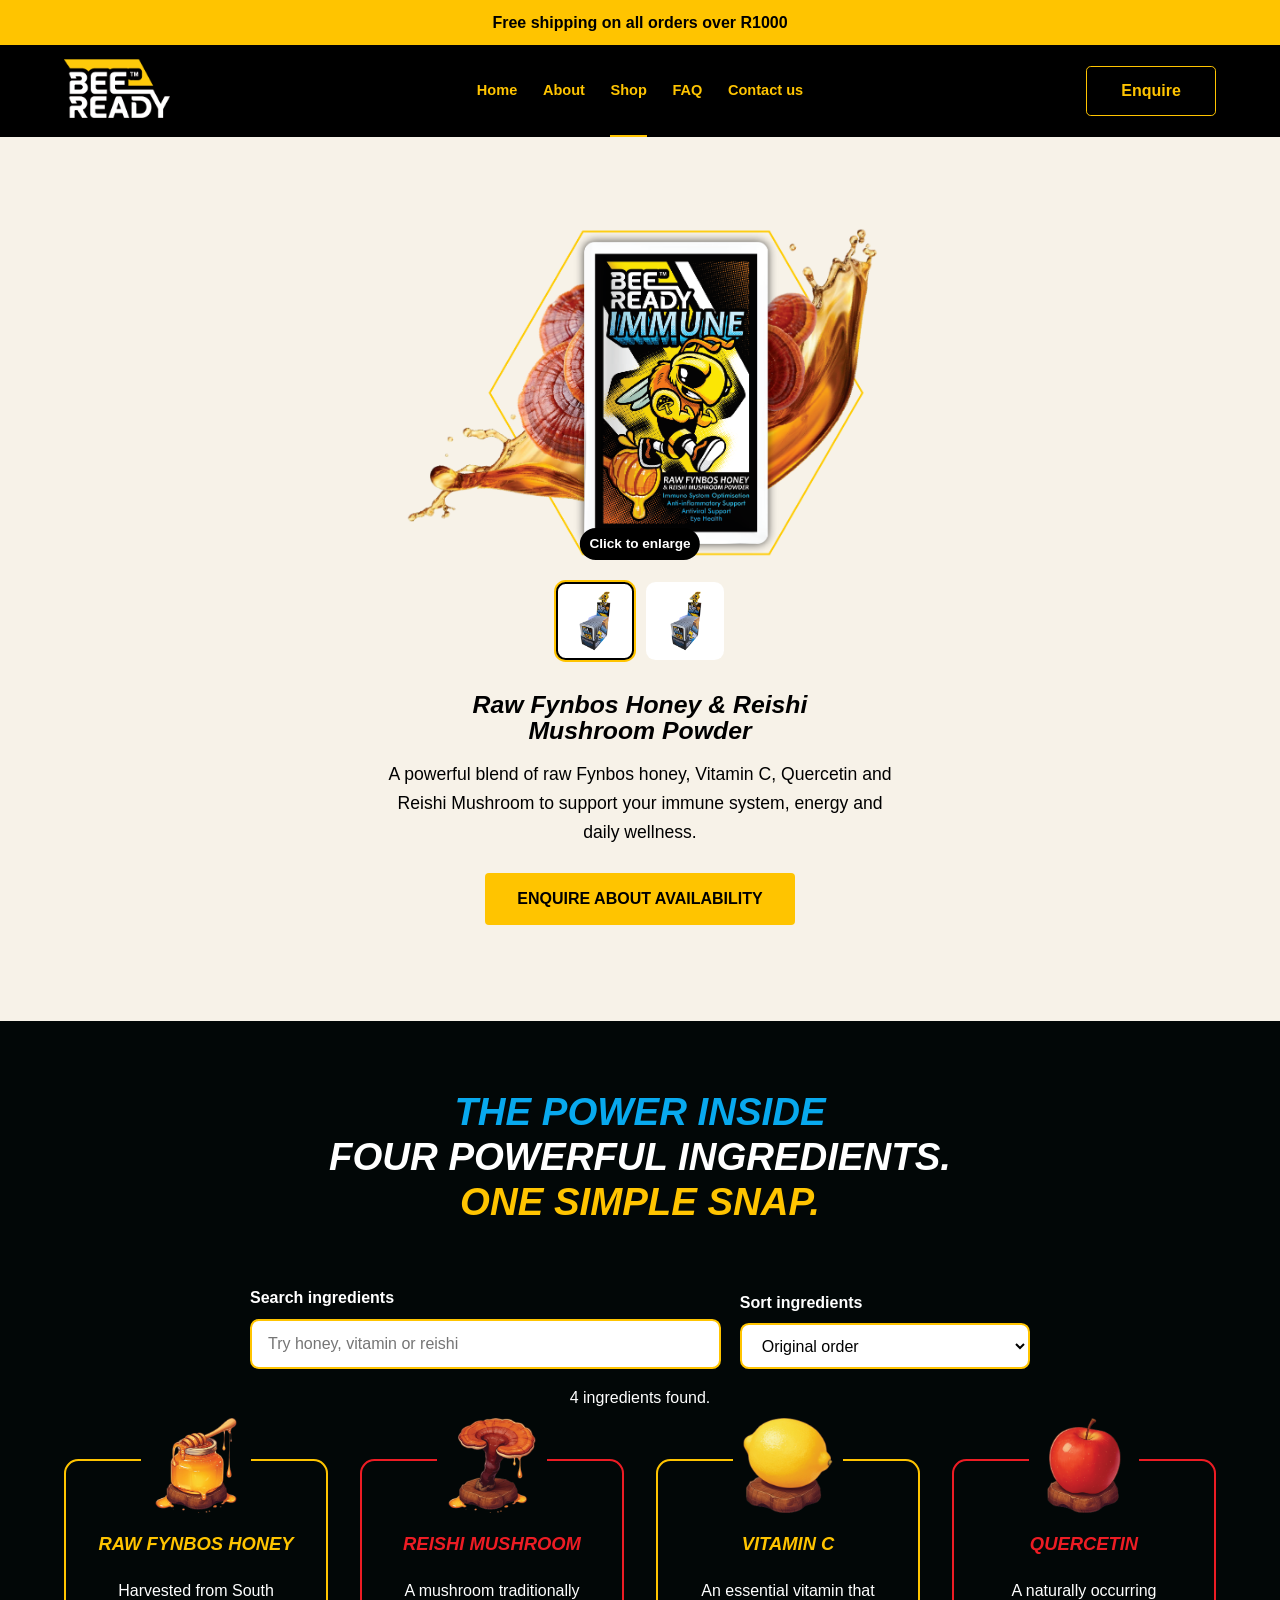
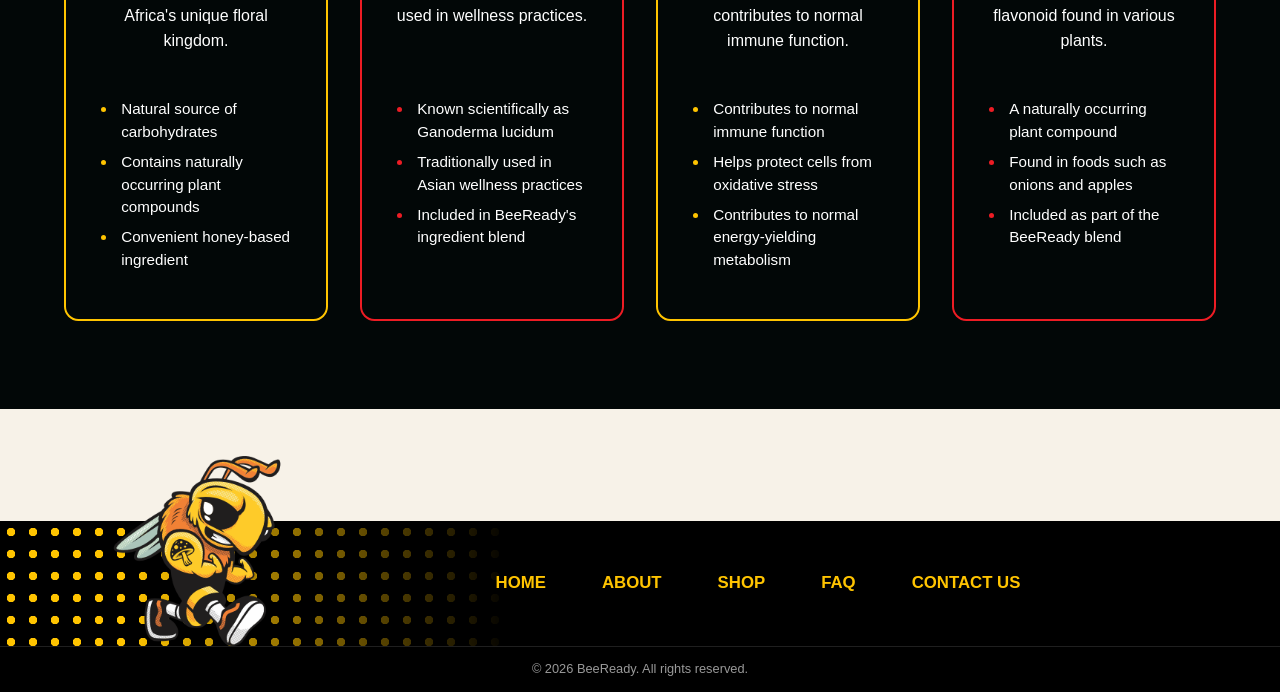
<file: products.html>
<!DOCTYPE html>
<html lang="en">

<head>
    <meta charset="UTF-8">

    <meta
        name="viewport"
        content="width=device-width, initial-scale=1.0">

    <!-- ========================================
         PART 3: SEO
    ========================================= -->

    <title>
        BeeReady Products | Fynbos Honey, Reishi &amp; Vitamin C
    </title>

    <meta
        name="description"
        content="Explore BeeReady raw Fynbos honey snap packs and learn about the ingredients: reishi mushroom, vitamin C and quercetin. Enquire about availability.">

    <meta
        name="keywords"
        content="BeeReady products, raw Fynbos honey, reishi mushroom, vitamin C, quercetin, honey snap packs">

    <meta
        name="robots"
        content="index, follow, max-image-preview:large">

    <!-- Replace this URL after deployment -->

    <link
        rel="canonical"
        href="https://YOUR-SITE.netlify.app/products.html">

    <!-- Social Media SEO -->

    <meta property="og:type" content="website">

    <meta
        property="og:site_name"
        content="BeeReady">

    <meta
        property="og:title"
        content="BeeReady Products | Honey Snap Packs">

    <meta
        property="og:description"
        content="Discover BeeReady honey snap packs with raw Fynbos honey, reishi mushroom, vitamin C and quercetin.">

    <meta
        property="og:url"
        content="https://YOUR-SITE.netlify.app/products.html">

    <meta
        property="og:image"
        content="https://YOUR-SITE.netlify.app/images/products/beeready-product-feature.png">

    <meta
        name="twitter:card"
        content="summary_large_image">

    <!-- Favicon -->

    <link
        rel="icon"
        href="images/logo/beeready-logo.png"
        type="image/png">

    <!-- Main Stylesheet -->

    <link
        rel="stylesheet"
        href="css/style.css">

</head>

<body>

    <!-- Accessibility -->

    <a class="skip-link" href="#main-content">
        Skip to main content
    </a>


    <!-- ========================================
         Announcement Bar
    ========================================= -->

    <div class="announcement-bar">

        <p>
            Free shipping on all orders over R1000
        </p>

    </div>


    <!-- ========================================
         Header
    ========================================= -->

    <header class="site-header">

        <div class="header-container">

            <!-- Logo -->

            <a
                href="index.html"
                class="header-logo"
                aria-label="BeeReady homepage">

                <img
                    src="images/logo/beeready-logo.png"
                    alt="BeeReady logo">

            </a>


            <!-- Part 3: Mobile Menu -->

            <button
                class="menu-toggle"
                type="button"
                aria-controls="primary-navigation"
                aria-expanded="false"
                aria-label="Open navigation menu">

                <span
                    class="menu-toggle-lines"
                    aria-hidden="true">
                </span>

                <span class="menu-toggle-label">
                    Menu
                </span>

            </button>


            <!-- Navigation -->

            <nav
                class="main-nav"
                id="primary-navigation"
                aria-label="Main navigation">

                <a href="index.html">
                    Home
                </a>

                <a href="about.html">
                    About
                </a>

                <a
                    href="products.html"
                    class="active"
                    aria-current="page">
                    Shop
                </a>

                <a href="faq.html">
                    FAQ
                </a>

                <a href="contact.html">
                    Contact us
                </a>

            </nav>


            <!-- Enquiry Button -->

            <a
                href="enquiry.html"
                class="header-button">
                Enquire
            </a>

        </div>

    </header>


    <!-- ========================================
         Main Content
    ========================================= -->

    <main id="main-content" class="shop-main">


        <!-- ========================================
             Product Section
        ========================================= -->

        <section class="shop-product">


            <!-- Part 3: Interactive Image Gallery -->

            <div class="shop-product-image">

                <!-- Main Image -->

                <button
                    class="gallery-main"
                    type="button"
                    data-gallery-src="images/products/beeready-product-feature.png"
                    data-gallery-alt="BeeReady Fynbos honey and reishi snap packs"
                    aria-label="View larger BeeReady product image">

                    <img
                        src="images/products/beeready-product-feature.png"
                        alt="BeeReady raw Fynbos honey and reishi mushroom snap-pack product"
                        decoding="async">

                    <span class="gallery-open-hint">
                        Click to enlarge
                    </span>

                </button>


                <!-- Gallery Thumbnails -->

                <div
                    class="gallery-thumbnails"
                    role="group"
                    aria-label="Choose product image">

                    <button
                        class="gallery-thumb is-selected"
                        type="button"
                        data-gallery-src="images/products/beeready-product-feature.png"
                        data-gallery-alt="BeeReady product feature image"
                        aria-label="View product feature image"
                        aria-pressed="true">

                        <img
                            src="images/products/beeready-product-small.png"
                            alt=""
                            loading="lazy">

                    </button>


                    <button
                        class="gallery-thumb"
                        type="button"
                        data-gallery-src="images/products/beeready-product.png"
                        data-gallery-alt="BeeReady honey snap packs product view"
                        aria-label="View additional product image"
                        aria-pressed="false">

                        <img
                            src="images/products/beeready-product-medium.png"
                            alt=""
                            loading="lazy">

                    </button>

                </div>

            </div>


            <!-- Product Information -->

            <div class="shop-product-content">

                <h1>
                    Raw Fynbos Honey &amp; Reishi<br>
                    Mushroom Powder
                </h1>

                <p>
                    A powerful blend of raw Fynbos honey,
                    Vitamin C, Quercetin and Reishi
                    Mushroom to support your immune
                    system, energy and daily wellness.
                </p>

                <!-- Product Enquiry -->

                <a
                    href="enquiry.html"
                    class="buy-button">

                    ENQUIRE ABOUT AVAILABILITY

                </a>

            </div>

        </section>


        <!-- ========================================
             Four Powerful Ingredients
        ========================================= -->

        <section class="power-section">


            <!-- Section Heading -->

            <div class="power-heading">

                <p>
                    THE POWER INSIDE
                </p>

                <h2>
                    FOUR POWERFUL INGREDIENTS.
                </h2>

                <h3>
                    ONE SIMPLE SNAP.
                </h3>

            </div>


            <!-- ========================================
                 PART 3: DYNAMIC CONTENT CONTROLS
            ========================================= -->

            <div
                class="ingredient-controls"
                aria-label="Filter and sort ingredients">


                <!-- Search -->

                <div class="ingredient-search-field">

                    <label for="ingredient-search">
                        Search ingredients
                    </label>

                    <input
                        type="search"
                        id="ingredient-search"
                        name="ingredient-search"
                        placeholder="Try honey, vitamin or reishi"
                        autocomplete="off">

                </div>


                <!-- Sorting -->

                <div class="ingredient-sort-field">

                    <label for="ingredient-sort">
                        Sort ingredients
                    </label>

                    <select
                        id="ingredient-sort"
                        name="ingredient-sort">

                        <option value="original">
                            Original order
                        </option>

                        <option value="az">
                            Name: A to Z
                        </option>

                        <option value="za">
                            Name: Z to A
                        </option>

                    </select>

                </div>

            </div>


            <!-- Dynamic Search Feedback -->

            <p
                class="ingredient-results"
                id="ingredient-results"
                role="status"
                aria-live="polite">

                Showing all four ingredients.

            </p>


            <!-- ========================================
                 Ingredient Cards
            ========================================= -->

            <div
                class="power-grid"
                id="ingredient-grid">


                <!-- Ingredient 1: Honey -->

                <article
                    class="power-card power-card-yellow">

                    <div class="ingredient-icon">

                        <img
                            src="images/products/ingredients/honey.png"
                            alt="Raw Fynbos honey"
                            loading="lazy"
                            decoding="async">

                    </div>

                    <h4>
                        RAW FYNBOS HONEY
                    </h4>

                    <p>
                        Harvested from South Africa's
                        unique floral kingdom.
                    </p>

                    <ul>
                        <li>Natural energy source</li>
                        <li>Rich in antioxidants</li>
                        <li>Supports overall wellness</li>
                    </ul>

                </article>


                <!-- Ingredient 2: Reishi -->

                <article
                    class="power-card power-card-red">

                    <div class="ingredient-icon">

                        <img
                            src="images/products/ingredients/reishi.png"
                            alt="Reishi mushroom"
                            loading="lazy"
                            decoding="async">

                    </div>

                    <h4>
                        REISHI MUSHROOM
                    </h4>

                    <p>
                        Known as the
                        "Mushroom of immortality".
                    </p>

                    <ul>
                        <li>Supports immune function</li>
                        <li>Helps the body adapt to stress</li>
                        <li>Traditionally used for wellness support</li>
                    </ul>

                </article>


                <!-- Ingredient 3: Vitamin C -->

                <article
                    class="power-card power-card-yellow">

                    <div class="ingredient-icon">

                        <img
                            src="images/products/ingredients/vitamin-c.png"
                            alt="Vitamin C"
                            loading="lazy"
                            decoding="async">

                    </div>

                    <h4>
                        VITAMIN C
                    </h4>

                    <p>
                        Essential for immune health.
                    </p>

                    <ul>
                        <li>Supports immune function</li>
                        <li>Powerful antioxidant</li>
                        <li>Helps protect cells from oxidative stress</li>
                    </ul>

                </article>


                <!-- Ingredient 4: Quercetin -->

                <article
                    class="power-card power-card-red">

                    <div class="ingredient-icon">

                        <img
                            src="images/products/ingredients/quercetin.png"
                            alt="Quercetin"
                            loading="lazy"
                            decoding="async">

                    </div>

                    <h4>
                        QUERCETIN
                    </h4>

                    <p>
                        A naturally occurring plant flavonoid.
                    </p>

                    <ul>
                        <li>Antioxidant properties</li>
                        <li>Supports healthy inflammatory response</li>
                        <li>Complements immune support ingredients</li>
                    </ul>

                </article>

            </div>

        </section>

    </main>


    <!-- ========================================
         Footer
    ========================================= -->

    <footer class="site-footer">

        <div class="footer-main">

            <!-- Decorative Pattern -->

            <div class="footer-dots"></div>


            <!-- Mascot -->

            <img
                src="images/general/beeready-mascot.png"
                alt="BeeReady bee mascot"
                class="footer-mascot"
                loading="lazy"
                decoding="async">


            <!-- Footer Navigation -->

            <nav
                class="footer-nav"
                aria-label="Footer navigation">

                <a href="index.html">
                    Home
                </a>

                <a href="about.html">
                    About
                </a>

                <a href="products.html">
                    Shop
                </a>

                <a href="faq.html">
                    FAQ
                </a>

                <a href="contact.html">
                    Contact Us
                </a>

            </nav>

        </div>


        <div class="footer-bottom">

            <p>
                &copy; 2026 BeeReady.
                All rights reserved.
            </p>

        </div>

    </footer>


    <!-- ========================================
         PART 3: JAVASCRIPT
    ========================================= -->

    <script
        src="js/script.js"
        defer>
    </script>

</body>

</html>
</file>
<file: css/style.css>
/* =========================================================
   BeeReady Website
   WEDE5020 - Part 2
========================================================= */


/* =========================================================
   1. CSS RESET
========================================================= */

* {
    margin: 0;
    padding: 0;
    box-sizing: border-box;
}


/* =========================================================
   2. COLOUR VARIABLES
========================================================= */

:root {
    --black: #000000;
    --dark: #080808;
    --dark-soft: #181818;

    --yellow: #ffc400;
    --yellow-dark: #e6b000;

    --red: #ed1c24;
    --blue: #08a9ee;

    --white: #ffffff;
    --cream: #f7f2e8;
    --grey: #777777;
    --light-grey: #e5e5e5;
}


/* =========================================================
   3. GLOBAL / BASE STYLES
========================================================= */

html {
    font-size: 16px;
    scroll-behavior: smooth;
}


body {
    font-family: Arial, Helvetica, sans-serif;

    font-size: 1rem;
    line-height: 1.6;

    color: var(--black);
    background-color: var(--cream);

    overflow-x: hidden;
}


h1,
h2,
h3,
h4 {
    line-height: 1.15;
}


h1 {
    font-size: 3.5rem;
}


h2 {
    font-size: 2.6rem;
}


h3 {
    font-size: 1.5rem;
}


h4 {
    font-size: 1.1rem;
}


p {
    margin-bottom: 1rem;
}


a {
    color: inherit;
    text-decoration: none;
}


ul {
    padding-left: 1.5rem;
}


img {
    display: block;

    max-width: 100%;
    height: auto;
}


input,
select,
textarea,
button {
    font: inherit;
}


button {
    cursor: pointer;
}


/* =========================================================
   4. ANNOUNCEMENT BAR
========================================================= */

.announcement-bar {
    width: 100%;

    padding: 0.6rem 1rem;

    background-color: var(--yellow);
    color: var(--black);

    text-align: center;
}


.announcement-bar p {
    margin: 0;

    font-size: 1rem;
    font-weight: 700;
}


/* =========================================================
   5. HEADER
========================================================= */

.site-header {
    width: 100%;

    background-color: var(--black);

    padding: 0 5%;
}


.header-container {
    width: min(100%, 1540px);

    min-height: 92px;

    margin: 0 auto;

    display: grid;

    grid-template-columns:
        180px
        1fr
        180px;

    align-items: center;
}


/* Header Logo */

.header-logo {
    display: flex;

    justify-content: flex-start;
    align-items: center;
}


.header-logo img {
    width: 110px;
    height: auto;
}


/* Main Navigation */

.main-nav {
    height: 92px;

    display: flex;

    justify-content: center;
    align-items: stretch;

    gap: 4rem;
}


.main-nav a {
    position: relative;

    display: flex;

    align-items: center;

    color: var(--yellow);

    font-size: 1.1rem;
    font-weight: 600;

    transition:
        color 0.25s ease;
}


.main-nav a::after {
    content: "";

    position: absolute;

    left: 0;
    right: 0;
    bottom: 0;

    height: 2px;

    background-color: var(--yellow);

    transform: scaleX(0);

    transform-origin: center;

    transition:
        transform 0.25s ease;
}


.main-nav a:hover {
    color: var(--white);
}


.main-nav a:hover::after,
.main-nav a.active::after {
    transform: scaleX(1);
}


.main-nav a:focus {
    outline: 2px solid var(--yellow);
    outline-offset: 5px;
}


/* Header Enquiry Button */

.header-button {
    justify-self: end;

    min-width: 130px;

    padding: 0.7rem 1.4rem;

    border: 1px solid var(--yellow);
    border-radius: 0.3rem;

    color: var(--yellow);

    text-align: center;

    font-weight: 700;

    transition:
        background-color 0.25s ease,
        color 0.25s ease,
        transform 0.25s ease;
}


.header-button:hover,
.header-button-active {
    background-color: var(--yellow);
    color: var(--black);
}


.header-button:hover {
    transform: translateY(-2px);
}


.header-button:focus {
    outline: 2px solid var(--yellow);
    outline-offset: 4px;
}


/* =========================================================
   6. GENERAL PAGE LAYOUT
========================================================= */

main {
    width: min(90%, 1200px);

    margin: 0 auto;
}


section {
    padding: 5rem 0;
}


section + section {
    border-top: 1px solid rgba(0, 0, 0, 0.08);
}


/* Pages that need true full width */

.home-main,
.about-main,
.shop-main {
    width: 100%;
    max-width: none;

    margin: 0;
    padding: 0;
}


/* =========================================================
   7. COMMON BUTTONS / LABELS
========================================================= */

.section-label {
    margin-bottom: 0.8rem;

    color: var(--yellow);

    font-size: 0.85rem;
    font-weight: 700;

    letter-spacing: 0.13rem;
}


.text-link {
    display: inline-block;

    margin-top: 0.5rem;

    padding-bottom: 0.15rem;

    border-bottom: 2px solid var(--yellow);

    font-weight: 700;

    transition:
        color 0.25s ease;
}


.text-link:hover {
    color: var(--yellow-dark);
}


.text-link:focus {
    outline: 2px solid var(--yellow);
    outline-offset: 4px;
}


.dark-button,
.primary-button {
    display: inline-block;

    margin-top: 1rem;

    padding: 0.9rem 1.6rem;

    border-radius: 0.3rem;

    background-color: var(--black);
    color: var(--white);

    font-weight: 700;

    transition:
        background-color 0.25s ease,
        color 0.25s ease,
        transform 0.25s ease;
}


.dark-button:hover,
.primary-button:hover {
    background-color: var(--yellow);
    color: var(--black);

    transform: translateY(-3px);
}


/* =========================================================
   8. HOME HERO
========================================================= */

.home-hero {
    position: relative;

    width: 100%;

    min-height: 720px;

    margin: 0;
    padding: 0;

    background-color: var(--black);

    background-image:
        url("../images/general/home-hero-bg.jpg");

    background-size: cover;
    background-position: center center;
    background-repeat: no-repeat;

    overflow: hidden;

    border: none;
}


/* Overlay */

.home-hero-overlay {
    position: absolute;

    inset: 0;

    z-index: 1;

    background:
        linear-gradient(
            90deg,
            rgba(0, 0, 0, 0.78) 0%,
            rgba(0, 0, 0, 0.55) 48%,
            rgba(0, 0, 0, 0.90) 100%
        );
}


/* Hero Inner */

.home-hero-container {
    position: relative;

    z-index: 2;

    width: min(90%, 1600px);

    min-height: 720px;

    margin: 0 auto;

    display: grid;

    grid-template-columns:
        1.05fr
        0.95fr;

    align-items: center;

    gap: 4rem;
}


/* Left Side */

.home-hero-left {
    color: var(--white);
}


/* Main Heading */

.home-hero-heading {
    display: flex;

    flex-direction: column;

    align-items: flex-start;

    margin-bottom: 3rem;

    text-transform: uppercase;

    font-weight: 900;
    font-style: italic;

    line-height: 0.88;
}


.home-hero-heading span {
    display: block;

    color: var(--white);

    font-size: clamp(
        3rem,
        4vw,
        4.7rem
    );
}


.home-hero-heading strong {
    display: block;

    margin-left: 1.4rem;

    color: var(--yellow);

    font-size: clamp(
        4rem,
        5.2vw,
        6rem
    );

    font-weight: 900;

    line-height: 0.95;

    transform: rotate(-3deg);
}


/* Hero Text */

.home-hero-copy {
    max-width: 650px;
}


.home-hero-copy h1 {
    margin: 0 0 1.2rem;

    color: var(--white);

    font-size: 1.55rem;
    font-weight: 700;

    line-height: 1.35;
}


.home-hero-copy p {
    margin: 0 0 1.5rem;

    max-width: 620px;

    color: var(--white);

    font-size: 1.08rem;

    line-height: 1.7;
}


/* Hero Button */

.home-hero-button {
    display: inline-flex;

    align-items: center;
    justify-content: center;

    min-width: 270px;

    padding: 0.85rem 1.4rem;

    border-radius: 0.25rem;

    background-color: var(--yellow);
    color: var(--black);

    font-weight: 700;

    transition:
        background-color 0.25s ease,
        transform 0.25s ease;
}


.home-hero-button:hover {
    background-color: var(--white);

    transform: translateY(-3px);
}


.home-hero-button:focus {
    outline: 3px solid var(--yellow);
    outline-offset: 4px;
}




/* Right Product Artwork */

.home-hero-right {
    display: flex;

    justify-content: center;
    align-items: center;
}


.home-hero-right img {
    width: 100%;

    max-width: 620px;

    height: auto;

    object-fit: contain;

    filter:
        drop-shadow(
            0 25px 35px
            rgba(0, 0, 0, 0.35)
        );
}


/* =========================================================
   9. HOME ABOUT
========================================================= */

.home-about {
    width: min(90%, 1200px);

    margin-left: auto;
    margin-right: auto;

    display: grid;

    grid-template-columns:
        1fr
        1.25fr;

    gap: 5rem;

    align-items: start;
}


.home-about-heading h2 {
    max-width: 450px;
}


.home-about-card {
    padding: 2.5rem;

    background-color: var(--white);

    border-radius: 1rem;
}


/* =========================================================
   10. HOME PRODUCT
========================================================= */

.home-product {
    width: min(90%, 1200px);

    margin-left: auto;
    margin-right: auto;

    display: grid;

    grid-template-columns:
        1fr
        1fr;

    gap: 5rem;

    align-items: center;
}


.home-product-image {
    padding: 3rem;

    background-color: var(--white);

    border-radius: 1.5rem;

    display: flex;

    justify-content: center;
    align-items: center;
}


.home-product-image img {
    width: 100%;

    max-width: 450px;

    object-fit: contain;
}


.home-product-content h2 {
    margin-bottom: 1.5rem;

    max-width: 600px;
}


.home-product-content p {
    max-width: 600px;
}


/* =========================================================
   11. GENERAL INNER PAGE HERO
========================================================= */

.page-hero {
    margin-top: 2rem;

    padding: 4.5rem 3rem;

    background-color: var(--dark-soft);
    color: var(--white);

    border-radius: 1.5rem;
}


.page-hero h1 {
    max-width: 800px;

    margin-bottom: 1rem;
}


.page-hero > p:last-child {
    max-width: 700px;

    color: #dddddd;

    font-size: 1.1rem;
}


/* =========================================================
   12. ABOUT PAGE
========================================================= */

.about-feature {
    width: min(90%, 1380px);

    margin: 0 auto;

    padding: 6.5rem 0;

    display: grid;

    grid-template-columns:
        minmax(0, 1fr)
        minmax(0, 1fr);

    gap: 7rem;

    align-items: center;

    border: none;
}


/* About Image */

.about-feature-image {
    display: flex;

    justify-content: center;
    align-items: center;
}


.about-feature-image img {
    width: 100%;

    max-width: 650px;

    object-fit: contain;
}


/* About Copy */

.about-feature-content {
    max-width: 650px;
}


.about-feature-content h1 {
    margin-bottom: 2rem;

    color: var(--black);

    font-size: clamp(
        3rem,
        4.5vw,
        5rem
    );

    font-weight: 800;
    font-style: italic;

    line-height: 0.95;

    letter-spacing: -0.1rem;
}


.about-feature-content p {
    margin-bottom: 1.4rem;

    color: var(--black);

    font-size: 1.1rem;

    line-height: 1.65;
}


/* Old About classes kept in case still used */

.about-grid {
    display: grid;

    grid-template-columns:
        1fr
        1.3fr;

    gap: 4rem;

    align-items: start;
}


.about-card {
    padding: 2.5rem;

    background-color: var(--white);

    border-radius: 1rem;
}


/* =========================================================
   13. SHOP / PRODUCT PAGE
========================================================= */

.shop-product {
    width: min(90%, 1200px);

    margin: 0 auto;

    padding: 5rem 0 6rem;

    text-align: center;

    border: none;
}


.shop-product-image {
    display: flex;

    justify-content: center;

    margin-bottom: 2rem;
}


.shop-product-image img {
    width: 100%;

    max-width: 500px;

    object-fit: contain;
}


.shop-product-content {
    max-width: 520px;

    margin: 0 auto;
}


.shop-product-content h1 {
    margin-bottom: 1rem;

    color: var(--black);

    font-size: 1.55rem;
    font-weight: 800;
    font-style: italic;

    line-height: 1.05;
}


.shop-product-content p {
    margin-bottom: 1.6rem;

    color: var(--black);

    font-size: 1.1rem;

    line-height: 1.65;
}


.buy-button {
    display: inline-block;

    padding: 0.85rem 2rem;

    background-color: var(--yellow);
    color: var(--black);

    border-radius: 0.25rem;

    font-size: 1rem;
    font-weight: 700;

    transition:
        background-color 0.25s ease,
        color 0.25s ease,
        transform 0.25s ease;
}


.buy-button:hover {
    background-color: var(--black);
    color: var(--white);

    transform: translateY(-2px);
}


.buy-button:focus {
    outline: 3px solid var(--yellow);
    outline-offset: 4px;
}


/* =========================================================
   14. POWER / INGREDIENT SECTION
========================================================= */

.power-section {
    width: 100%;

    padding: 4.5rem 5% 5.5rem;

    background-color: #020707;
    color: var(--white);

    border: none;
}


/* Ingredient Heading */

.power-heading {
    margin-bottom: 4rem;

    text-align: center;
}


.power-heading p {
    margin: 0;

    color: var(--blue);

    font-size: clamp(
        2rem,
        3vw,
        3.3rem
    );

    font-weight: 900;
    font-style: italic;

    line-height: 1;
}


.power-heading h2 {
    margin: 0.4rem 0;

    color: var(--white);

    font-size: clamp(
        2rem,
        3vw,
        3.2rem
    );

    font-weight: 900;
    font-style: italic;

    line-height: 1;
}


.power-heading h3 {
    margin: 0;

    color: var(--yellow);

    font-size: clamp(
        2rem,
        3vw,
        3.2rem
    );

    font-weight: 900;
    font-style: italic;

    line-height: 1;
}


/* Ingredient Grid */

.power-grid {
    width: min(100%, 1350px);

    margin: 0 auto;

    display: grid;

    grid-template-columns:
        repeat(4, 1fr);

    gap: 2rem;
}


/* Cards */

.power-card {
    position: relative;

    min-height: 450px;

    padding: 4.5rem 2rem 2.5rem;

    border: 2px solid;
    border-radius: 0.9rem;

    background-color: transparent;

    transition:
        transform 0.3s ease,
        box-shadow 0.3s ease;
}


.power-card-yellow {
    border-color: var(--yellow);
}


.power-card-red {
    border-color: var(--red);
}


/* Gap in top border */

.power-card::before {
    content: "";

    position: absolute;

    top: -4px;
    left: 50%;

    width: 110px;
    height: 8px;

    background-color: #020707;

    transform: translateX(-50%);
}


/* Ingredient Images */

.ingredient-icon {
    position: absolute;

    top: -2.7rem;
    left: 50%;

    width: 95px;
    height: 95px;

    transform: translateX(-50%);

    display: flex;

    justify-content: center;
    align-items: center;

    z-index: 2;
}


.ingredient-icon img {
    width: 100%;
    height: 100%;

    object-fit: contain;
}


/* Card Titles */

.power-card h4 {
    margin-bottom: 1.5rem;

    text-align: center;

    font-size: 1.15rem;
    font-weight: 800;
    font-style: italic;

    line-height: 1.2;
}


.power-card-yellow h4 {
    color: var(--yellow);
}


.power-card-red h4 {
    color: var(--red);
}


/* Card Description */

.power-card > p {
    min-height: 95px;

    margin-bottom: 1.5rem;

    color: var(--white);

    text-align: center;

    font-size: 1rem;

    line-height: 1.55;
}


/* Ingredient Lists */

.power-card ul {
    margin: 0;

    padding-left: 1.2rem;
}


.power-card li {
    margin-bottom: 0.45rem;

    padding-left: 0.25rem;

    color: var(--white);

    font-size: 0.95rem;

    line-height: 1.5;
}


.power-card-yellow li::marker {
    color: var(--yellow);
}


.power-card-red li::marker {
    color: var(--red);
}


/* Hover */

.power-card:hover {
    transform: translateY(-7px);
}


.power-card-yellow:hover {
    box-shadow:
        0 12px 35px
        rgba(255, 196, 0, 0.15);
}


.power-card-red:hover {
    box-shadow:
        0 12px 35px
        rgba(237, 28, 36, 0.15);
}


/* =========================================================
   15. FAQ PAGE
========================================================= */

.faq-heading {
    max-width: 650px;

    margin: 0 auto 2.5rem;

    text-align: center;
}


.faq-grid {
    display: grid;

    grid-template-columns:
        repeat(2, 1fr);

    gap: 1.5rem;
}


.faq-card {
    padding: 2rem;

    background-color: var(--white);

    border: 1px solid rgba(0, 0, 0, 0.06);
    border-radius: 1rem;

    transition:
        transform 0.3s ease,
        box-shadow 0.3s ease;
}


.faq-card:hover {
    transform: translateY(-4px);

    box-shadow:
        0 10px 30px
        rgba(0, 0, 0, 0.08);
}


.faq-card h3 {
    margin-bottom: 0.75rem;
}


.faq-help {
    padding: 3rem;

    background-color: var(--dark-soft);
    color: var(--white);

    border-radius: 1.5rem;

    display: flex;

    justify-content: space-between;
    align-items: center;

    gap: 3rem;
}


/* =========================================================
   16. ENQUIRY PAGE
========================================================= */

.enquiry-layout {
    display: grid;

    grid-template-columns:
        1fr
        1.3fr;

    gap: 4rem;

    align-items: start;
}


.form-card {
    padding: 2.5rem;

    background-color: var(--white);

    border-radius: 1.5rem;
}


.form-group {
    margin-bottom: 1.5rem;
}


.form-group label {
    display: block;

    margin-bottom: 0.5rem;

    font-weight: 700;
}


.form-group input,
.form-group select,
.form-group textarea {
    width: 100%;

    padding: 0.9rem 1rem;

    border: 1px solid #cccccc;
    border-radius: 0.5rem;

    background-color: var(--white);
    color: var(--black);

    transition:
        border-color 0.3s ease,
        box-shadow 0.3s ease;
}


.form-group input:focus,
.form-group select:focus,
.form-group textarea:focus {
    outline: none;

    border-color: var(--yellow);

    box-shadow:
        0 0 0 3px
        rgba(255, 196, 0, 0.2);
}


.form-group textarea {
    resize: vertical;
}


.form-submit {
    padding: 0.9rem 1.6rem;

    border: none;
    border-radius: 0.5rem;

    background-color: var(--black);
    color: var(--white);

    font-weight: 700;

    transition:
        background-color 0.3s ease,
        color 0.3s ease,
        transform 0.3s ease;
}


.form-submit:hover {
    background-color: var(--yellow);
    color: var(--black);

    transform: translateY(-3px);
}


.form-submit:focus {
    outline: 3px solid var(--yellow);
    outline-offset: 4px;
}


/* =========================================================
   17. CONTACT PAGE
========================================================= */

.contact-layout {
    display: grid;

    grid-template-columns:
        1fr
        1.3fr;

    gap: 4rem;

    align-items: start;
}


.contact-card {
    padding: 2.5rem;

    background-color: var(--white);

    border-radius: 1.5rem;
}


.contact-item {
    margin-bottom: 1.5rem;

    padding-bottom: 1.5rem;

    border-bottom:
        1px solid
        rgba(0, 0, 0, 0.08);
}


.contact-item:last-of-type {
    border-bottom: none;
}


/* =========================================================
   18. FOOTER
========================================================= */

.site-footer {
    position: relative;

    margin-top: 7rem;

    background-color: var(--black);
    color: var(--white);
}


/* Main Footer Area */

.footer-main {
    position: relative;

    min-height: 125px;

    display: flex;

    justify-content: center;
    align-items: center;

    padding:
        1rem
        5%
        1rem
        300px;

    overflow: visible;
}


/* Yellow Dots */

.footer-dots {
    position: absolute;

    left: 0;
    top: 0;

    width: 40%;
    height: 100%;

    background-image:
        radial-gradient(
            circle,
            var(--yellow) 4px,
            transparent 4.5px
        );

    background-size:
        22px 22px;

    -webkit-mask-image:
        linear-gradient(
            to right,
            black 0%,
            black 25%,
            transparent 100%
        );

    mask-image:
        linear-gradient(
            to right,
            black 0%,
            black 25%,
            transparent 100%
        );

    pointer-events: none;
}


/* Mascot */

.footer-mascot {
    position: absolute;

    left: 8%;
    bottom: 0;

    width: 190px;
    max-width: none;

    z-index: 3;
}


/* Footer Navigation */

.footer-nav {
    position: relative;

    z-index: 4;

    display: flex;

    justify-content: center;
    align-items: center;

    gap: 3.5rem;

    flex-wrap: wrap;
}


.footer-nav a {
    color: var(--yellow);

    font-size: 1.05rem;
    font-weight: 600;

    text-transform: uppercase;

    transition:
        color 0.3s ease,
        transform 0.3s ease;
}


.footer-nav a:hover {
    color: var(--white);

    transform: translateY(-2px);
}


.footer-nav a:focus {
    outline: 2px solid var(--yellow);
    outline-offset: 5px;
}


/* Copyright */

.footer-bottom {
    padding: 0.75rem 5%;

    border-top:
        1px solid
        rgba(255, 255, 255, 0.12);

    text-align: center;
}


.footer-bottom p {
    margin: 0;

    color: #999999;

    font-size: 0.8rem;
}


/* =========================================================
   19. TABLET - 1024px AND SMALLER
========================================================= */

@media (max-width: 1024px) {

    /* Header */

    .header-container {
        grid-template-columns:
            140px
            1fr
            130px;
    }


    .main-nav {
        gap: 2rem;
    }


    /* Home Hero */

    .home-hero,
    .home-hero-container {
        min-height: 650px;
    }


    .home-hero-container {
        width: 92%;

        grid-template-columns:
            1fr
            0.8fr;

        gap: 2rem;
    }


    .home-hero-heading span {
        font-size: 3.1rem;
    }


    .home-hero-heading strong {
        font-size: 4.4rem;
    }


    .home-hero-right img {
        max-width: 480px;
    }


    /* General */

    main {
        width: 92%;
    }


    .home-main,
    .about-main,
    .shop-main {
        width: 100%;
    }


    /* About */

    .about-feature {
        gap: 4rem;

        padding: 5rem 0;
    }


    /* Power Ingredients */

    .power-grid {
        grid-template-columns:
            repeat(2, 1fr);

        gap: 4rem 2rem;
    }


    .power-card {
        min-height: 400px;
    }


    /* Enquiry & Contact */

    .enquiry-layout,
    .contact-layout {
        gap: 2.5rem;
    }

}


/* =========================================================
   20. MOBILE / SMALL TABLET - 768px AND SMALLER
========================================================= */

@media (max-width: 768px) {

    html {
        font-size: 15px;
    }


    /* Announcement */

    .announcement-bar p {
        font-size: 0.9rem;
    }


    /* Header */

    .site-header {
        padding:
            1rem 5%;
    }


    .header-container {
        min-height: auto;

        grid-template-columns: 1fr;

        justify-items: center;

        gap: 1.2rem;
    }


    .header-logo img {
        width: 100px;
    }


    .main-nav {
        height: auto;

        flex-wrap: wrap;

        justify-content: center;

        gap:
            0.6rem
            1.4rem;
    }


    .main-nav a {
        padding: 0.5rem 0;

        font-size: 0.95rem;
    }


    .main-nav a::after {
        bottom: -2px;
    }


    .header-button {
        justify-self: center;
    }


    /* General */

    main {
        width: 90%;
    }


    .home-main,
    .about-main,
    .shop-main {
        width: 100%;
    }


    section {
        padding: 3.5rem 0;
    }


    /* Home Hero */

    .home-hero {
        min-height: auto;

        background-position: center;
    }


    .home-hero-overlay {
        background:
            rgba(0, 0, 0, 0.76);
    }


    .home-hero-container {
        width: 90%;

        min-height: auto;

        padding:
            4rem 0;

        grid-template-columns: 1fr;

        gap: 3rem;
    }


    .home-hero-heading {
        margin-bottom: 2.5rem;
    }


    .home-hero-heading span {
        font-size: 2.7rem;
    }


    .home-hero-heading strong {
        margin-left: 0.7rem;

        font-size: 3.8rem;
    }


    .home-hero-copy {
        max-width: none;
    }


    .home-hero-right img {
        width: 90%;

        max-width: 430px;
    }


    /* Home Sections */

    .home-about,
    .home-product {
        grid-template-columns: 1fr;

        gap: 2rem;
    }


    /* About */

    .about-feature {
        width: 90%;

        grid-template-columns: 1fr;

        gap: 3rem;

        padding: 4rem 0;
    }


    .about-feature-image img {
        max-width: 550px;
    }


    .about-feature-content {
        max-width: none;
    }


    .about-feature-content h1 {
        font-size: 3rem;
    }


    /* Shop */

    .shop-product {
        width: 90%;

        padding:
            3.5rem 0
            4rem;
    }


    .shop-product-image img {
        max-width: 420px;
    }


    /* Power Ingredients */

    .power-section {
        padding:
            4rem 5%
            4.5rem;
    }


    .power-heading {
        margin-bottom: 4.5rem;
    }


    .power-heading p {
        font-size: 2.1rem;
    }


    .power-heading h2,
    .power-heading h3 {
        font-size: 1.9rem;
    }


    .power-grid {
        grid-template-columns: 1fr;

        gap: 4.5rem;
    }


    .power-card {
        width: min(100%, 500px);

        min-height: auto;

        margin: 0 auto;
    }


    .power-card > p {
        min-height: auto;
    }


    /* FAQ */

    .faq-grid {
        grid-template-columns: 1fr;
    }


    .faq-help {
        flex-direction: column;

        align-items: flex-start;

        gap: 1.5rem;
    }


    /* Enquiry */

    .enquiry-layout {
        grid-template-columns: 1fr;

        gap: 2rem;
    }


    /* Contact */

    .contact-layout {
        grid-template-columns: 1fr;

        gap: 2rem;
    }


    /* Footer */

    .site-footer {
        margin-top: 6rem;
    }


    .footer-main {
        min-height: auto;

        padding:
            8rem 1.5rem
            2rem;

        flex-direction: column;
    }


    .footer-dots {
        width: 100%;
        height: 135px;

        -webkit-mask-image:
            linear-gradient(
                to bottom,
                black 0%,
                transparent 100%
            );

        mask-image:
            linear-gradient(
                to bottom,
                black 0%,
                transparent 100%
            );
    }


    .footer-mascot {
        width: 125px;

        left: 50%;
        top: -25px;
        bottom: auto;

        transform:
            translateX(-50%);
    }


    .footer-nav {
        flex-direction: column;

        gap: 1rem;
    }

}


/* =========================================================
   21. SMALL MOBILE - 480px AND SMALLER
========================================================= */

@media (max-width: 480px) {

    /* General */

    main {
        width: 92%;
    }


    .home-main,
    .about-main,
    .shop-main {
        width: 100%;
    }


    /* Home Hero */

    .home-hero-container {
        width: 92%;

        padding:
            3rem 0
            3.5rem;
    }


    .home-hero-heading span {
        font-size: 2.1rem;
    }


    .home-hero-heading strong {
        margin-left: 0;

        font-size: 3rem;
    }


    .home-hero-copy h1 {
        font-size: 1.2rem;
    }


    .home-hero-copy p {
        font-size: 1rem;
    }


    .home-hero-button {
        width: 100%;

        min-width: 0;
    }


    .home-hero-right img {
        max-width: 330px;
    }


    /* Cards */

    .home-about-card,
    .about-card,
    .faq-card,
    .form-card,
    .contact-card {
        padding: 1.5rem;
    }


    /* About */

    .about-feature {
        width: 92%;

        padding: 3rem 0;
    }


    .about-feature-content h1 {
        font-size: 2.5rem;

        letter-spacing: -0.05rem;
    }


    /* Shop */

    .shop-product {
        width: 92%;
    }


    .shop-product-image img {
        max-width: 320px;
    }


    .buy-button {
        width: 100%;

        text-align: center;
    }


    /* Power Ingredients */

    .power-section {
        padding:
            3.5rem 1.2rem
            4rem;
    }


    .power-heading p {
        font-size: 1.7rem;
    }


    .power-heading h2,
    .power-heading h3 {
        font-size: 1.55rem;
    }


    .power-card {
        padding:
            4rem 1.5rem
            2rem;
    }


    /* Form */

    .form-group input,
    .form-group select,
    .form-group textarea {
        padding: 0.8rem;
    }


    .form-submit,
    .primary-button,
    .dark-button {
        width: 100%;

        text-align: center;
    }

}

/* =========================================================
   WEDE5020 - PART 3: progressive enhancements
   Appended rather than changing the Part 2 visual foundation.
========================================================= */

.skip-link {
    position: absolute;
    z-index: 2000;
    top: -90px;
    left: 1rem;
    padding: .8rem 1rem;
    color: #000;
    background: var(--yellow);
    border: 2px solid #000;
}
.skip-link:focus { top: 1rem; }

.menu-toggle { display: none; }

/* FAQ: accessible disclosure controls (visible answers without JavaScript). */
.faq-card .faq-question {
    width: 100%;
    border: 0;
    background: transparent;
    color: inherit;
    font: inherit;
    font-weight: 700;
    line-height: 1.25;
    text-align: left;
    padding-right: 2rem;
    position: relative;
}
.faq-card .faq-question::after {
    content: '+';
    position: absolute;
    right: 0;
    top: 0;
    color: #695100;
    font-size: 1.7rem;
    line-height: 1;
}
.faq-card .faq-question[aria-expanded="true"]::after { content: '−'; }
.faq-card .faq-question:focus-visible { outline: 3px solid var(--yellow); outline-offset: 4px; }
.faq-answer[hidden] { display: none; }
.faq-answer p { margin-bottom: .6rem; }
.faq-card.is-enhanced:hover { transform: none; }

/* Accessible, content-aware image gallery */
.gallery-main {
    display: block;
    width: 100%;
    padding: 0;
    border: 0;
    background: transparent;
    position: relative;
    cursor: zoom-in;
}
.gallery-main img { margin-inline: auto; }
.gallery-open-hint {
    position: absolute;
    bottom: .4rem;
    left: 50%;
    transform: translateX(-50%);
    white-space: nowrap;
    font-size: .85rem;
    font-weight: 700;
    padding: .3rem .6rem;
    border-radius: 1rem;
    background: #000;
    color: #fff;
}
.gallery-thumbnails { display: flex; justify-content: center; align-items: center; gap: .8rem; margin-top: 1rem; }
.gallery-thumb { border: 2px solid transparent; border-radius: .6rem; padding: .3rem; background: #fff; width: 78px; height: 78px; display: grid; place-items: center; }
.gallery-thumb img { width: 65px; height: 60px; object-fit: contain; }
.gallery-thumb.is-selected { border-color: #000; box-shadow: 0 0 0 2px var(--yellow); }
.gallery-main:focus-visible,.gallery-thumb:focus-visible { outline: 3px solid var(--yellow); outline-offset: 4px; }
.gallery-dialog { inset: 0; margin: auto; max-width: min(92vw, 850px); max-height: 94vh; border: 2px solid var(--yellow); border-radius: 1rem; background: var(--dark); color: #fff; padding: 1.3rem; }
.gallery-dialog::backdrop { background: rgba(0,0,0,.82); }
.gallery-dialog-inner { display: grid; grid-template-columns: 45px minmax(0,1fr) 45px; align-items: center; gap: .5rem; }
.gallery-large-image { grid-column: 2; grid-row: 2; width: 100%; max-height: 70vh; object-fit: contain; }
.gallery-close { grid-column: 3; grid-row: 1; justify-self: end; }
.gallery-prev { grid-column: 1; grid-row: 2; }
.gallery-next { grid-column: 3; grid-row: 2; }
.gallery-caption { grid-column: 1 / -1; grid-row: 3; text-align: center; margin: .5rem 0 0; }
.gallery-close,.gallery-prev,.gallery-next { background: var(--yellow); color: #000; border: 0; border-radius: .5rem; width: 42px; height: 42px; font-size: 2rem; line-height: 1; }
.gallery-close:focus-visible,.gallery-prev:focus-visible,.gallery-next:focus-visible { outline: 3px solid #fff; outline-offset: 2px; }

/* Dynamic ingredient search and sort */
.ingredient-controls { display: flex; justify-content: center; flex-wrap: wrap; align-items: flex-end; gap: 1.2rem; margin: 2rem auto 1rem; max-width: 780px; }
.ingredient-search-field { flex: 2 1 240px; }
.ingredient-sort-field { flex: 1 1 175px; }
.ingredient-controls label { display: block; color: #fff; font-weight: 700; margin-bottom: .5rem; }
.ingredient-controls input,.ingredient-controls select { width: 100%; min-height: 46px; border: 2px solid var(--yellow); border-radius: .55rem; padding: .65rem 1rem; background: #fff; color: #000; }
.ingredient-controls :is(input,select):focus-visible { outline: 3px solid #fff; outline-offset: 3px; }
.ingredient-results { text-align: center; color: #fff; margin-bottom: 3rem; }
.ingredient-empty { color: #fff; text-align: center; grid-column: 1 / -1; padding: 1.5rem; }
.power-card[hidden] { display: none; }

/* Two real forms with JS field-level feedback */
.contact-side { display: flex; flex-direction: column; gap: 1.5rem; }
.contact-form-card h2 { font-size: clamp(1.5rem, 3vw, 2.1rem); margin-bottom: .7rem; }
.contact-form-card .form-group { margin-bottom: 1rem; }
.form-instructions, .form-privacy { color: #4b4b4b; font-size: .92rem; margin-bottom: 1.1rem; }
.field-error { display: block; font-size: .85rem; color: #ad2222; min-height: 0; line-height: 1.4; margin-top: .25rem; }
.form-group [aria-invalid="true"] { border-color: #ad2222; box-shadow: 0 0 0 2px rgba(173,34,34,.15); }
.form-status { margin-top: 1rem; font-size: .96rem; font-weight: 700; outline: none; }
.form-status.is-success { color: #145c30; padding: .8rem 1rem; background: #e7f7e8; border-left: 4px solid #145c30; }
.form-status.is-error { color: #7b1919; padding: .8rem 1rem; background: #ffeded; border-left: 4px solid #a52c2c; }
.form-submit:disabled { cursor: progress; opacity: .65; transform: none; }
.honeypot { position: absolute !important; height: 1px !important; width: 1px !important; overflow: hidden !important; clip-path: inset(50%); white-space: nowrap; }

@media (max-width: 768px) {
    .js .site-header { padding: .9rem 5%; }
    .js .header-container { display: grid; grid-template-columns: 1fr auto; justify-items: stretch; gap: .8rem; align-items: center; }
    .js .header-logo { grid-column: 1; grid-row: 1; justify-content: flex-start; }
    .js .menu-toggle { display: flex; grid-column: 2; grid-row: 1; align-items: center; gap: .7rem; background: #000; border: 2px solid var(--yellow); border-radius: .4rem; color: var(--yellow); padding: .55rem .7rem; font-weight: 700; }
    .js .menu-toggle:focus-visible { outline: 3px solid #fff; outline-offset: 3px; }
    .js .menu-toggle-lines { display: block; width: 18px; height: 12px; border-top: 2px solid currentColor; border-bottom: 2px solid currentColor; position: relative; }
    .js .menu-toggle-lines::after { content: ''; position: absolute; left: 0; top: 4px; width: 100%; border-top: 2px solid currentColor; }
    .js .main-nav { display: none; grid-column: 1 / -1; grid-row: 2; width: 100%; height: auto; align-items: stretch; flex-direction: column; gap: 0; border-top: 1px solid #514000; padding: .4rem 0; }
    .js .main-nav.menu-open { display: flex; }
    .js .main-nav a { padding: .85rem .5rem; font-size: 1rem; }
    .js .main-nav a.active { background: #26200a; }
    .js .header-button { grid-column: 1 / -1; justify-self: stretch; width: 100%; }
    .gallery-dialog { padding: .7rem; }
    .gallery-dialog-inner { grid-template-columns: 35px minmax(0,1fr) 35px; gap: .2rem; }
    .gallery-close,.gallery-prev,.gallery-next { width: 34px; height: 38px; }
    .gallery-large-image { max-height: 65vh; }
}
@media (prefers-reduced-motion: reduce) {
    html { scroll-behavior: auto; }
    *, *::before, *::after { animation-duration: .01ms !important; transition-duration: .01ms !important; }
}

/* Product image and thumbnail controls stack vertically inside the original feature area. */
.shop-product-image { flex-direction: column; align-items: center; }

/* Small visual transitions for JavaScript-driven interactions. */
@keyframes bee-menu-reveal { from { opacity: 0; transform: translateY(-8px); } to { opacity: 1; transform: translateY(0); } }
@keyframes bee-answer-reveal { from { opacity: 0; transform: translateY(-5px); } to { opacity: 1; transform: translateY(0); } }
@media (max-width: 768px) { .js .main-nav.menu-open { animation: bee-menu-reveal .22s ease-out both; } }
.faq-card.is-enhanced .faq-answer:not([hidden]) { animation: bee-answer-reveal .18s ease-out both; }
@media (prefers-reduced-motion: reduce) {
  .js .main-nav.menu-open, .faq-card.is-enhanced .faq-answer:not([hidden]) { animation: none; }
}

.form-secondary { display: inline-block; margin: .65rem 0 0 .7rem; padding: .85rem 1rem; background: #fff; border: 1px solid #000; border-radius: .5rem; color: #000; font-weight: 700; }
.form-secondary[hidden] { display: none; }
.form-secondary:focus-visible { outline: 3px solid var(--yellow); outline-offset: 2px; }
@media (max-width: 480px) { .form-secondary { margin: .7rem 0 0; width: 100%; } }

/* =========================================================
   WEDE5020 PART 3 - FINAL HEADER AND NAVIGATION FIX
   Preserves the Part 2 header on desktop.
   On mobile, uses an icon-only hamburger menu.
========================================================= */

/* No visible "Skip to main content" text anywhere. */
.skip-link,
.skip-link:focus {
    display: none !important;
}

/* Hide the literal "Menu" label, but retain its accessible button label. */
.menu-toggle-label {
    display: none !important;
}

/* Desktop: original Part 2 single-row header. */
@media (min-width: 769px) {
    .site-header {
        padding: 0 5%;
    }

    .site-header .header-container {
        display: grid;
        grid-template-columns: minmax(110px, 180px) minmax(0, 1fr) minmax(110px, 180px);
        min-height: 92px;
        gap: 0;
        align-items: center;
        justify-items: stretch;
    }

    .site-header .header-logo {
        grid-column: 1;
        grid-row: 1;
        justify-self: start;
    }

    .site-header .menu-toggle {
        display: none !important;
    }

    .site-header .main-nav,
    .js .site-header .main-nav {
        grid-column: 2;
        grid-row: 1;
        display: flex;
        height: 92px;
        width: 100%;
        align-items: stretch;
        justify-content: center;
        flex-direction: row;
        flex-wrap: nowrap;
        gap: clamp(0.85rem, 2vw, 3rem);
    }

    .site-header .main-nav a {
        display: flex;
        align-items: center;
        white-space: nowrap;
        font-size: clamp(0.91rem, 1.08vw, 1.1rem);
    }

    .site-header .header-button {
        grid-column: 3;
        grid-row: 1;
        justify-self: end;
        white-space: nowrap;
        width: auto;
        min-width: 130px;
    }
}

/* At 769-900px, keep all five navigation links within the header. */
@media (min-width: 769px) and (max-width: 900px) {
    .site-header .header-container {
        grid-template-columns: 115px minmax(0, 1fr) 118px;
    }
    .site-header .main-nav {
        gap: 0.75rem;
    }
    .site-header .main-nav a {
        font-size: 0.88rem;
    }
    .site-header .header-button {
        min-width: 105px;
        padding: 0.6rem 0.75rem;
    }
}

/* Phones and tablets: compact logo, Enquire and icon-only menu. */
@media (max-width: 768px) {
    .js .site-header {
        padding: 0.8rem 5%;
    }

    .js .site-header .header-container {
        min-height: 0;
        display: grid;
        grid-template-columns: minmax(0, 1fr) auto auto;
        align-items: center;
        justify-items: stretch;
        column-gap: 0.65rem;
        row-gap: 0;
    }

    .js .site-header .header-logo {
        grid-column: 1;
        grid-row: 1;
        justify-self: start;
    }

    .js .site-header .header-logo img {
        width: 100px;
    }

    .js .site-header .header-button {
        grid-column: 2;
        grid-row: 1;
        min-width: 0;
        width: auto;
        justify-self: end;
        padding: 0.58rem 0.85rem;
        margin: 0;
        font-size: 0.95rem;
        line-height: 1.4;
        white-space: nowrap;
    }

    .js .site-header .menu-toggle {
        display: flex;
        grid-column: 3;
        grid-row: 1;
        justify-self: end;
        justify-content: center;
        align-items: center;
        width: 44px;
        height: 44px;
        padding: 0;
        background: #000;
        color: var(--yellow);
        border: 2px solid var(--yellow);
        border-radius: 0.4rem;
    }

    .js .site-header .menu-toggle-lines {
        display: block;
        position: relative;
        width: 20px;
        height: 14px;
        border-top: 2px solid currentColor;
        border-bottom: 2px solid currentColor;
    }

    .js .site-header .menu-toggle-lines::after {
        content: '';
        position: absolute;
        top: 5px;
        left: 0;
        width: 100%;
        border-top: 2px solid currentColor;
    }

    .js .site-header .main-nav {
        display: none;
        grid-column: 1 / -1;
        grid-row: 2;
        height: auto;
        width: 100%;
        margin-top: 0.65rem;
        padding: 0.4rem 0;
        border-top: 1px solid #514000;
        flex-direction: column;
        flex-wrap: nowrap;
        align-items: stretch;
        justify-content: flex-start;
        gap: 0;
    }

    .js .site-header .main-nav.menu-open {
        display: flex;
    }

    .js .site-header .main-nav a {
        display: block;
        padding: 0.7rem 0.5rem;
        font-size: 1rem;
        white-space: normal;
    }

    .js .site-header .main-nav a::after {
        bottom: 0;
    }
}

@media (max-width: 360px) {
    .js .site-header .header-container {
        column-gap: 0.4rem;
    }
    .js .site-header .header-logo img {
        width: 87px;
    }
    .js .site-header .header-button {
        padding: 0.5rem 0.6rem;
        font-size: 0.86rem;
    }
    .js .site-header .menu-toggle {
        width: 40px;
        height: 40px;
    }
}
</file>
